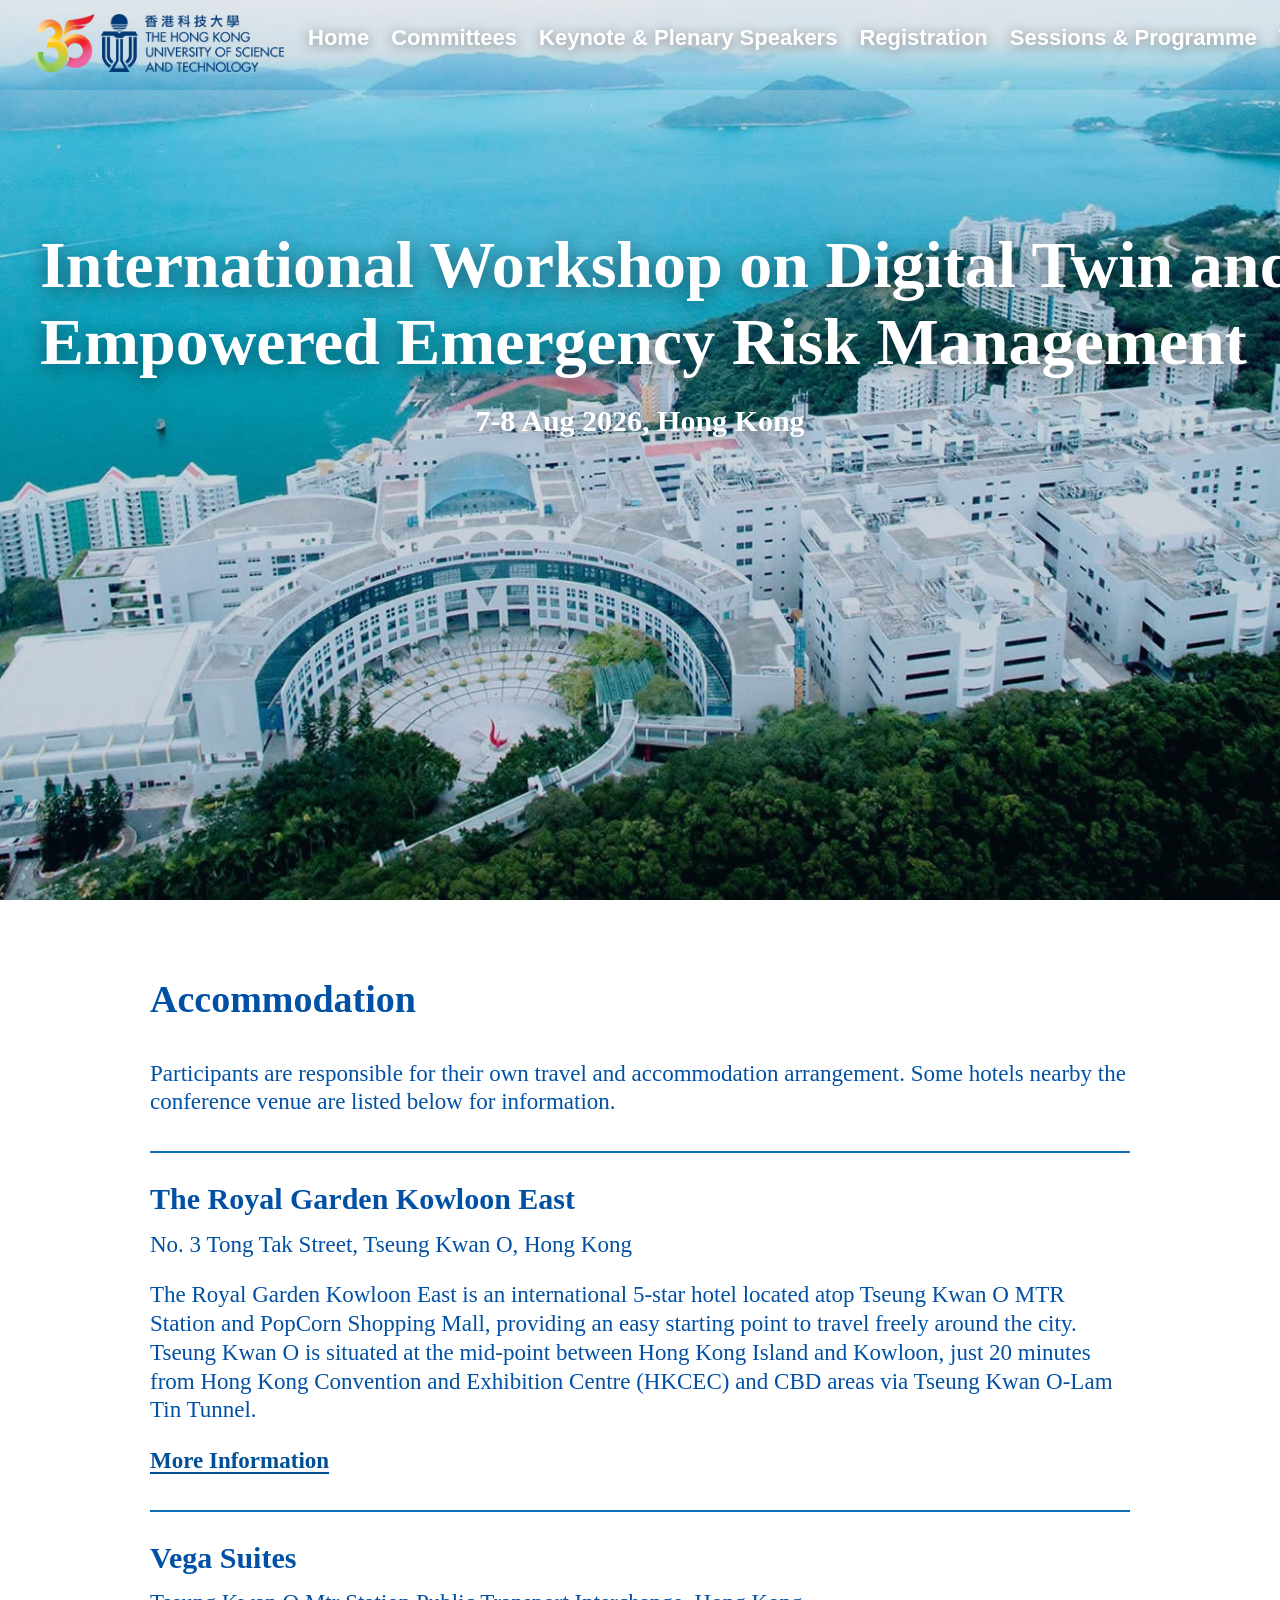
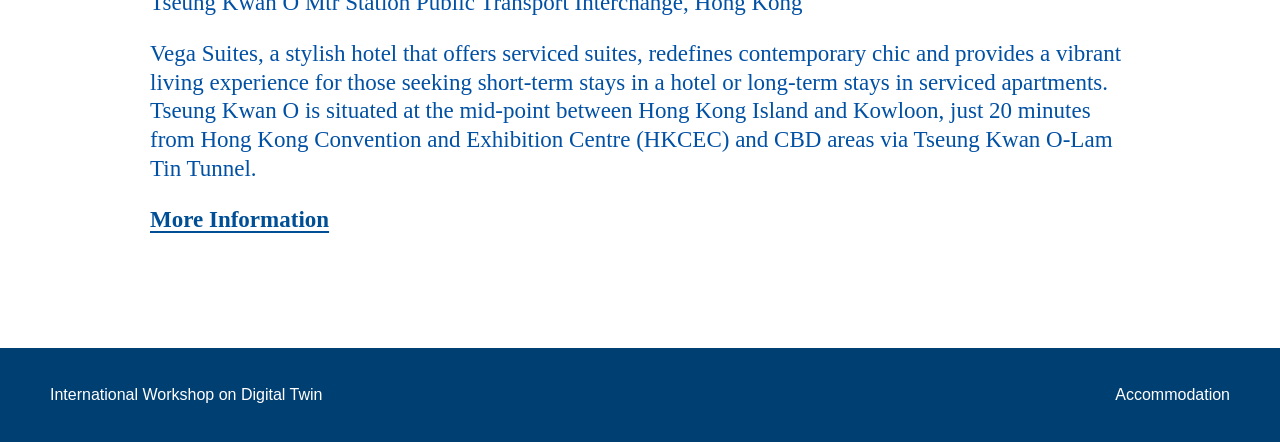
<file: accommodation.html>
<!doctype html>
<html lang="en">
<head>
  <meta charset="utf-8">
  <meta name="viewport" content="width=device-width, initial-scale=1">
  <title>Accommodation | International Workshop on Digital Twin</title>
  <link rel="stylesheet" href="./assets/styles.css?v=26">
</head>
<body data-page="accommodation" class="home-page">
  <header class="site-header home-header">
    <a class="home-brand" href="index.html" aria-label="HKUST">
      <img src="./assets/sponsors/hkust-logo.png" alt="The Hong Kong University of Science and Technology">
    </a>
    <input class="nav-toggle-checkbox" type="checkbox" id="nav-toggle"><label class="nav-toggle" for="nav-toggle" aria-label="Toggle navigation">Menu</label>
    <nav class="nav home-nav" id="primary-navigation" aria-label="Primary navigation"><a data-page="home" href="index.html">Home</a><a data-page="committees" href="committees.html">Committees</a><a data-page="speakers" href="speakers.html">Keynote &amp; Plenary Speakers</a><a data-page="registration" href="registration.html">Registration</a><a data-page="programme" href="programme.html">Sessions &amp; Programme</a><a data-page="venue" href="venue.html">Venue</a><a data-page="accommodation" href="accommodation.html">Accommodation</a></nav>
  </header>

  <section class="hero home-hero subpage-hero" aria-label="International Workshop on Digital Twin">
    <div class="subpage-hero-overlay"></div>
    <div class="hero-inner home-hero-inner">
      <h1><span>International Workshop on Digital Twin and AI</span><span>Empowered Emergency Risk Management</span></h1>
      <p class="hero-date">7-8 Aug 2026, Hong Kong</p>
    </div>
  </section>

  <main class="content-main">
    <section class="content-panel accommodation-panel">
      <h1>Accommodation</h1>
      <p>Participants are responsible for their own travel and accommodation arrangement. Some hotels nearby the conference venue are listed below for information.</p>
      <article class="hotel-block">
        <h2>The Royal Garden Kowloon East</h2>
        <p>No. 3 Tong Tak Street, Tseung Kwan O, Hong Kong</p>
        <p>The Royal Garden Kowloon East is an international 5-star hotel located atop Tseung Kwan O MTR Station and PopCorn Shopping Mall, providing an easy starting point to travel freely around the city. Tseung Kwan O is situated at the mid-point between Hong Kong Island and Kowloon, just 20 minutes from Hong Kong Convention and Exhibition Centre (HKCEC) and CBD areas via Tseung Kwan O-Lam Tin Tunnel.</p>
        <p><a href="https://rgke.com.hk/en/overview" target="_blank" rel="noopener">More Information</a></p>
      </article>
      <article class="hotel-block">
        <h2>Vega Suites</h2>
        <p>Tseung Kwan O Mtr Station Public Transport Interchange, Hong Kong</p>
        <p>Vega Suites, a stylish hotel that offers serviced suites, redefines contemporary chic and provides a vibrant living experience for those seeking short-term stays in a hotel or long-term stays in serviced apartments. Tseung Kwan O is situated at the mid-point between Hong Kong Island and Kowloon, just 20 minutes from Hong Kong Convention and Exhibition Centre (HKCEC) and CBD areas via Tseung Kwan O-Lam Tin Tunnel.</p>
        <p><a href="https://www.vegasuites.com.hk/" target="_blank" rel="noopener">More Information</a></p>
      </article>
    </section>
  </main>

  <footer class="site-footer"><div class="footer-inner"><p>International Workshop on Digital Twin</p><p>Accommodation</p></div></footer>
  <script src="assets/site.js"></script>
</body>
</html>
</file>
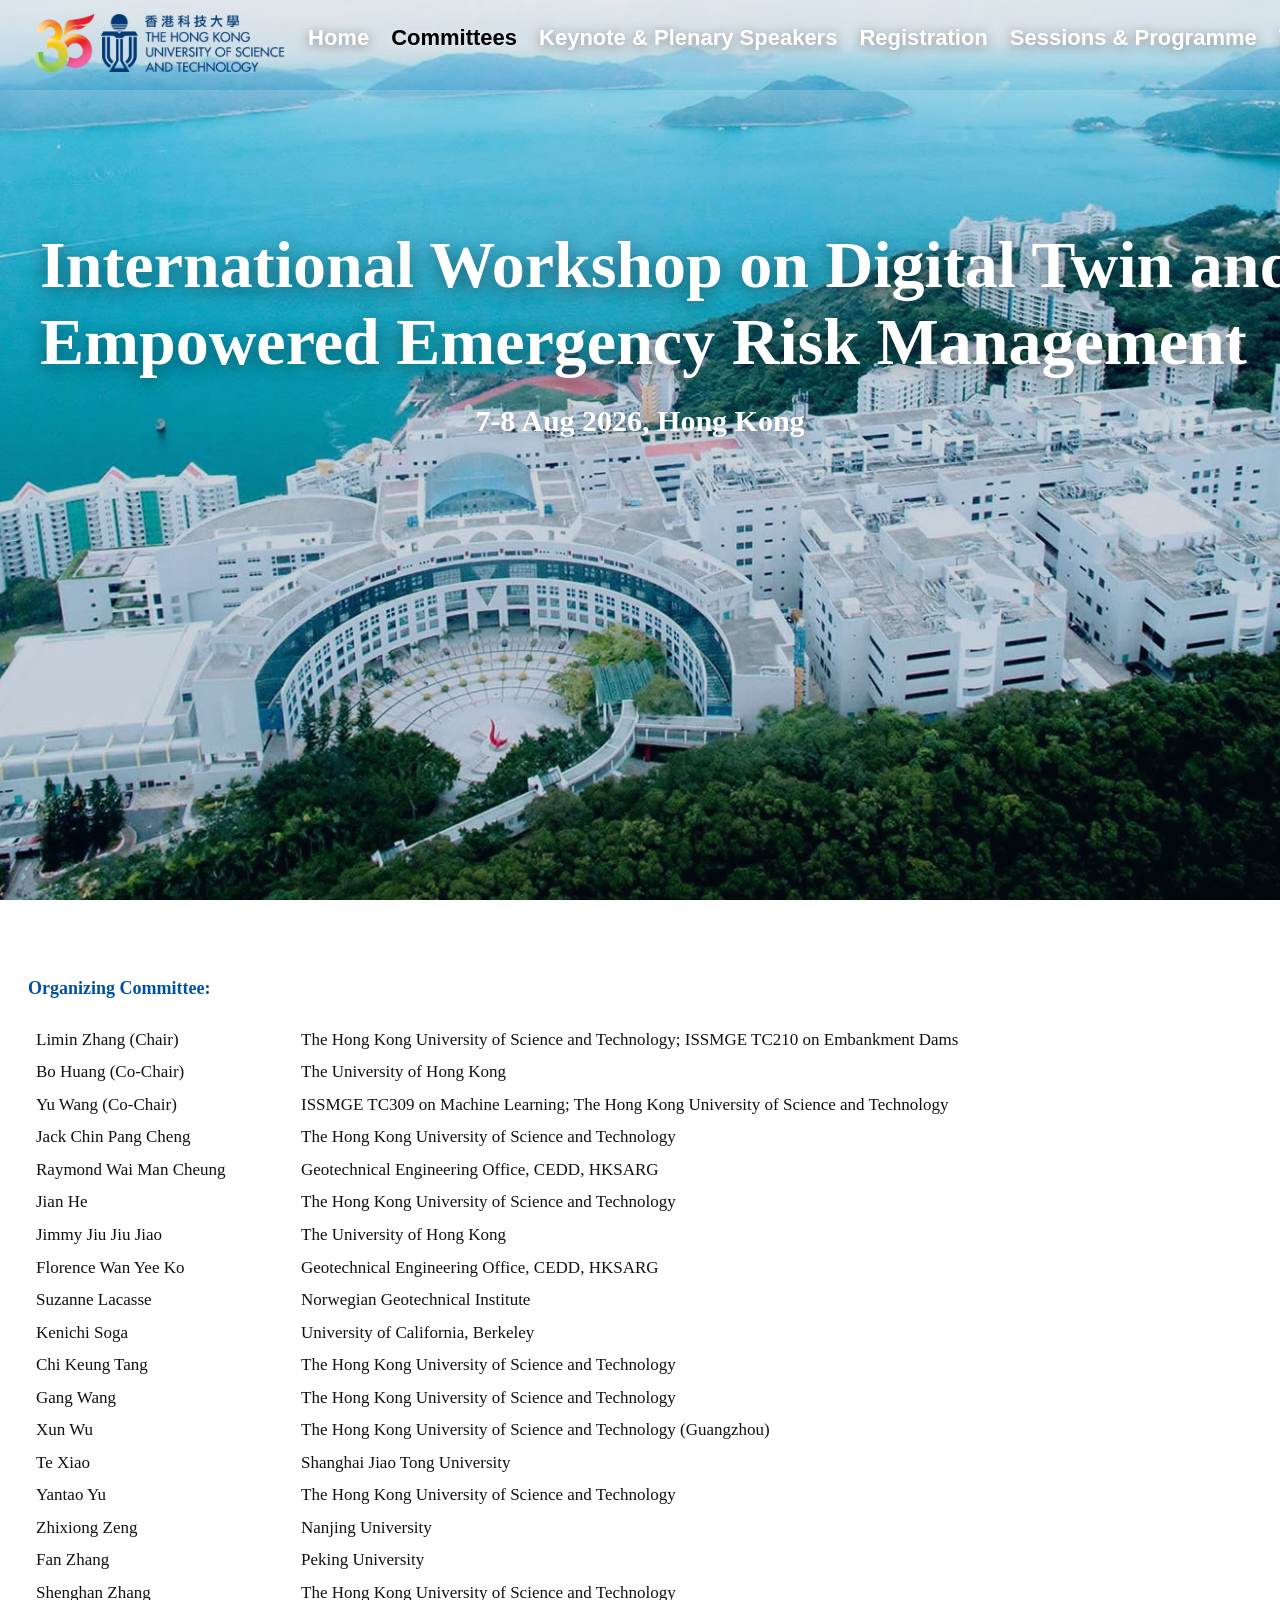
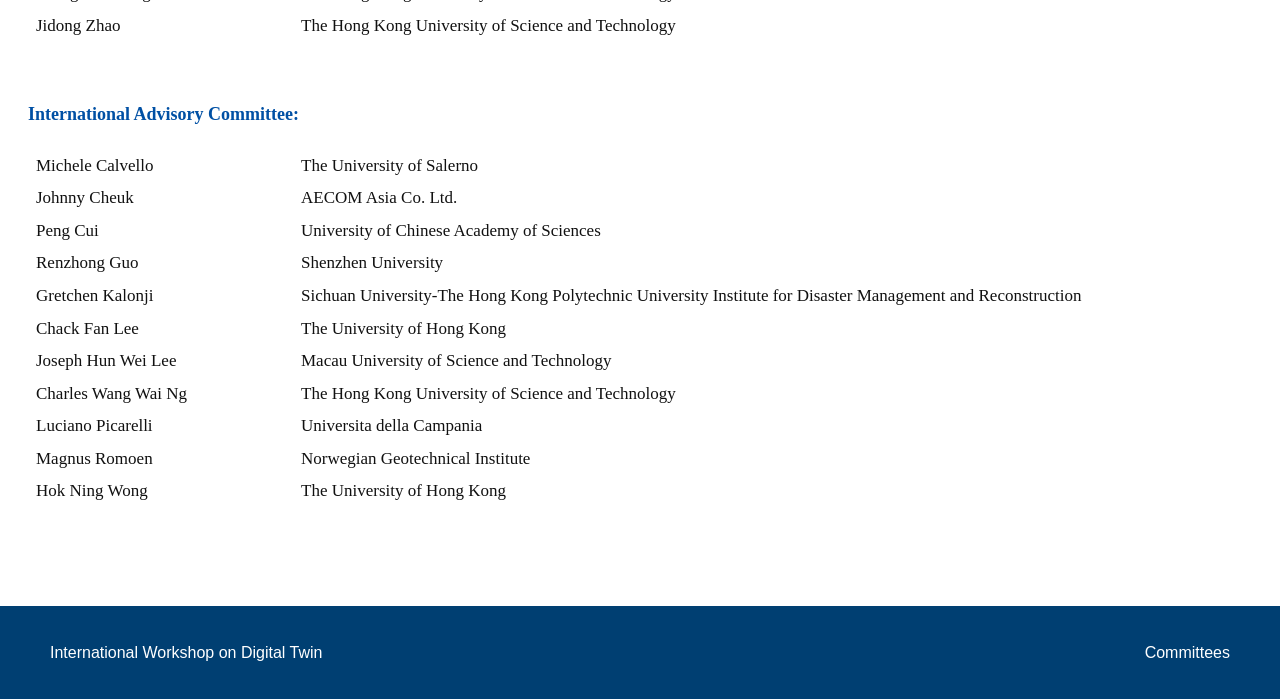
<file: committees.html>
<!doctype html>
<html lang="en">
<head>
  <meta charset="utf-8">
  <meta name="viewport" content="width=device-width, initial-scale=1">
  <title>Committees | International Workshop on Digital Twin</title>
  <link rel="stylesheet" href="./assets/styles.css?v=32">
</head>
<body data-page="committees" class="home-page">
  <header class="site-header home-header">
    <a class="home-brand" href="index.html" aria-label="HKUST">
      <img src="./assets/sponsors/hkust-logo.png" alt="The Hong Kong University of Science and Technology">
    </a>
    <input class="nav-toggle-checkbox" type="checkbox" id="nav-toggle"><label class="nav-toggle" for="nav-toggle" aria-label="Toggle navigation">Menu</label>
    <nav class="nav home-nav" id="primary-navigation" aria-label="Primary navigation"><a data-page="home" href="index.html">Home</a><a data-page="committees" href="committees.html">Committees</a><a data-page="speakers" href="speakers.html">Keynote &amp; Plenary Speakers</a><a data-page="registration" href="registration.html">Registration</a><a data-page="programme" href="programme.html">Sessions &amp; Programme</a><a data-page="venue" href="venue.html">Venue</a><a data-page="accommodation" href="accommodation.html">Accommodation</a></nav>
  </header>

  <section class="hero home-hero subpage-hero" aria-label="International Workshop on Digital Twin">
    <div class="subpage-hero-overlay"></div>
    <div class="hero-inner home-hero-inner">
      <h1><span>International Workshop on Digital Twin and AI</span><span>Empowered Emergency Risk Management</span></h1>
      <p class="hero-date">7-8 Aug 2026, Hong Kong</p>
    </div>
  </section>

  <main class="content-main committee-main">
    <section class="content-panel committee-panel">
      <h1>Organizing Committee:</h1>
      <table class="committee-table">
        <tbody>
          <tr><td>Limin Zhang (Chair)</td><td>The Hong Kong University of Science and Technology; ISSMGE TC210 on Embankment Dams</td></tr>
          <tr><td>Bo Huang (Co-Chair)</td><td>The University of Hong Kong</td></tr>
          <tr><td>Yu Wang (Co-Chair)</td><td>ISSMGE TC309 on Machine Learning; The Hong Kong University of Science and Technology</td></tr>
          <tr><td>Jack Chin Pang Cheng</td><td>The Hong Kong University of Science and Technology</td></tr>
          <tr><td>Raymond Wai Man Cheung</td><td>Geotechnical Engineering Office, CEDD, HKSARG</td></tr>
          <tr><td>Jian He</td><td>The Hong Kong University of Science and Technology</td></tr>
          <tr><td>Jimmy Jiu Jiu Jiao</td><td>The University of Hong Kong</td></tr>
          <tr><td>Florence Wan Yee Ko</td><td>Geotechnical Engineering Office, CEDD, HKSARG</td></tr>
          <tr><td>Suzanne Lacasse</td><td>Norwegian Geotechnical Institute</td></tr>
          <tr><td>Kenichi Soga</td><td>University of California, Berkeley</td></tr>
          <tr><td>Chi Keung Tang</td><td>The Hong Kong University of Science and Technology</td></tr>
          <tr><td>Gang Wang</td><td>The Hong Kong University of Science and Technology</td></tr>
          <tr><td>Xun Wu</td><td>The Hong Kong University of Science and Technology (Guangzhou)</td></tr>
          <tr><td>Te Xiao</td><td>Shanghai Jiao Tong University</td></tr>
          <tr><td>Yantao Yu</td><td>The Hong Kong University of Science and Technology</td></tr>
          <tr><td>Zhixiong Zeng</td><td>Nanjing University</td></tr>
          <tr><td>Fan Zhang</td><td>Peking University</td></tr>
          <tr><td>Shenghan Zhang</td><td>The Hong Kong University of Science and Technology</td></tr>
          <tr><td>Jidong Zhao</td><td>The Hong Kong University of Science and Technology</td></tr>
        </tbody>
      </table>
    </section>

    <section class="content-panel committee-panel">
      <h1>International Advisory Committee:</h1>
      <table class="committee-table advisory-table">
        <tbody>
          <tr><td>Michele Calvello</td><td>The University of Salerno</td></tr>
          <tr><td>Johnny Cheuk</td><td>AECOM Asia Co. Ltd.</td></tr>
          <tr><td>Peng Cui</td><td>University of Chinese Academy of Sciences</td></tr>
          <tr><td>Renzhong Guo</td><td>Shenzhen University</td></tr>
          <tr><td>Gretchen Kalonji</td><td>Sichuan University-The Hong Kong Polytechnic University Institute for Disaster Management and Reconstruction</td></tr>
          <tr><td>Chack Fan Lee</td><td>The University of Hong Kong</td></tr>
          <tr><td>Joseph Hun Wei Lee</td><td>Macau University of Science and Technology</td></tr>
          <tr><td>Charles Wang Wai Ng</td><td>The Hong Kong University of Science and Technology</td></tr>
          <tr><td>Luciano Picarelli</td><td>Universita della Campania</td></tr>
          <tr><td>Magnus Romoen</td><td>Norwegian Geotechnical Institute</td></tr>
          <tr><td>Hok Ning Wong</td><td>The University of Hong Kong</td></tr>
        </tbody>
      </table>
    </section>
  </main>

  <footer class="site-footer"><div class="footer-inner"><p>International Workshop on Digital Twin</p><p>Committees</p></div></footer>
  <script src="assets/site.js"></script>
</body>
</html>
</file>
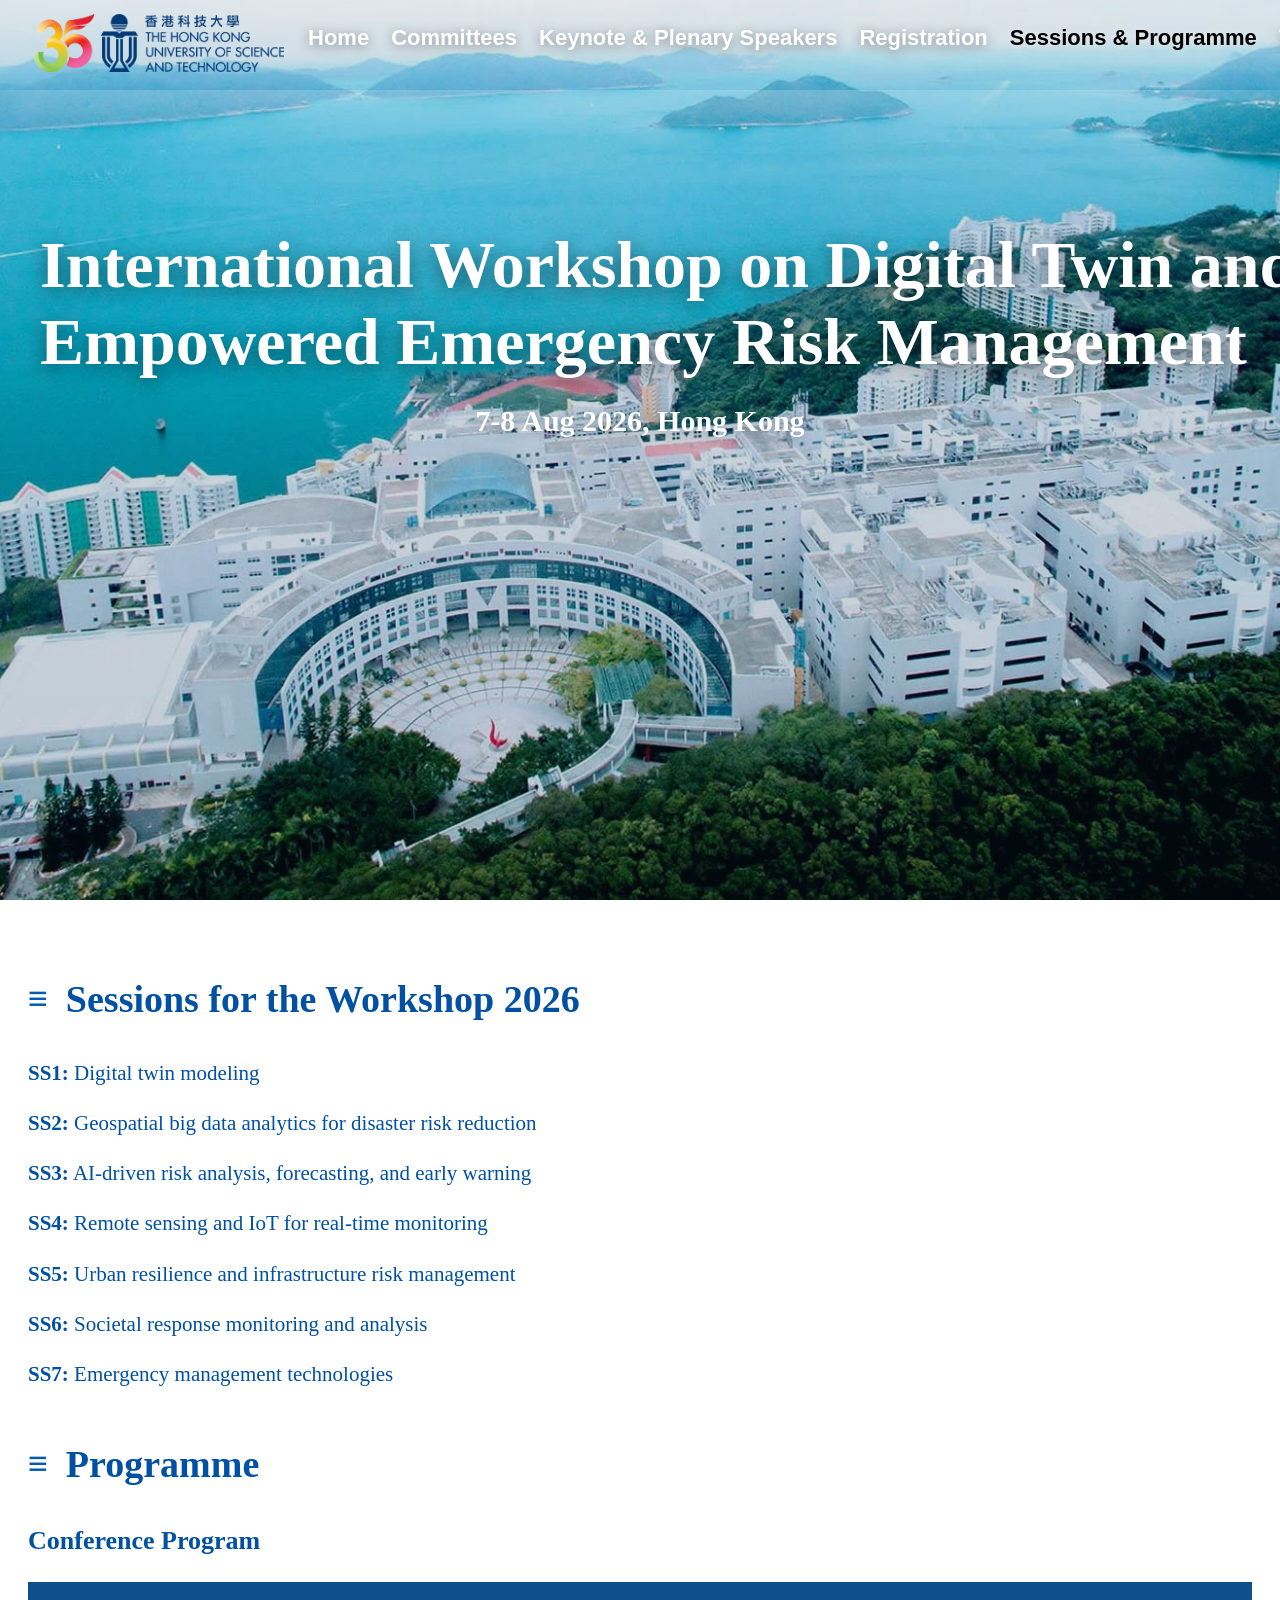
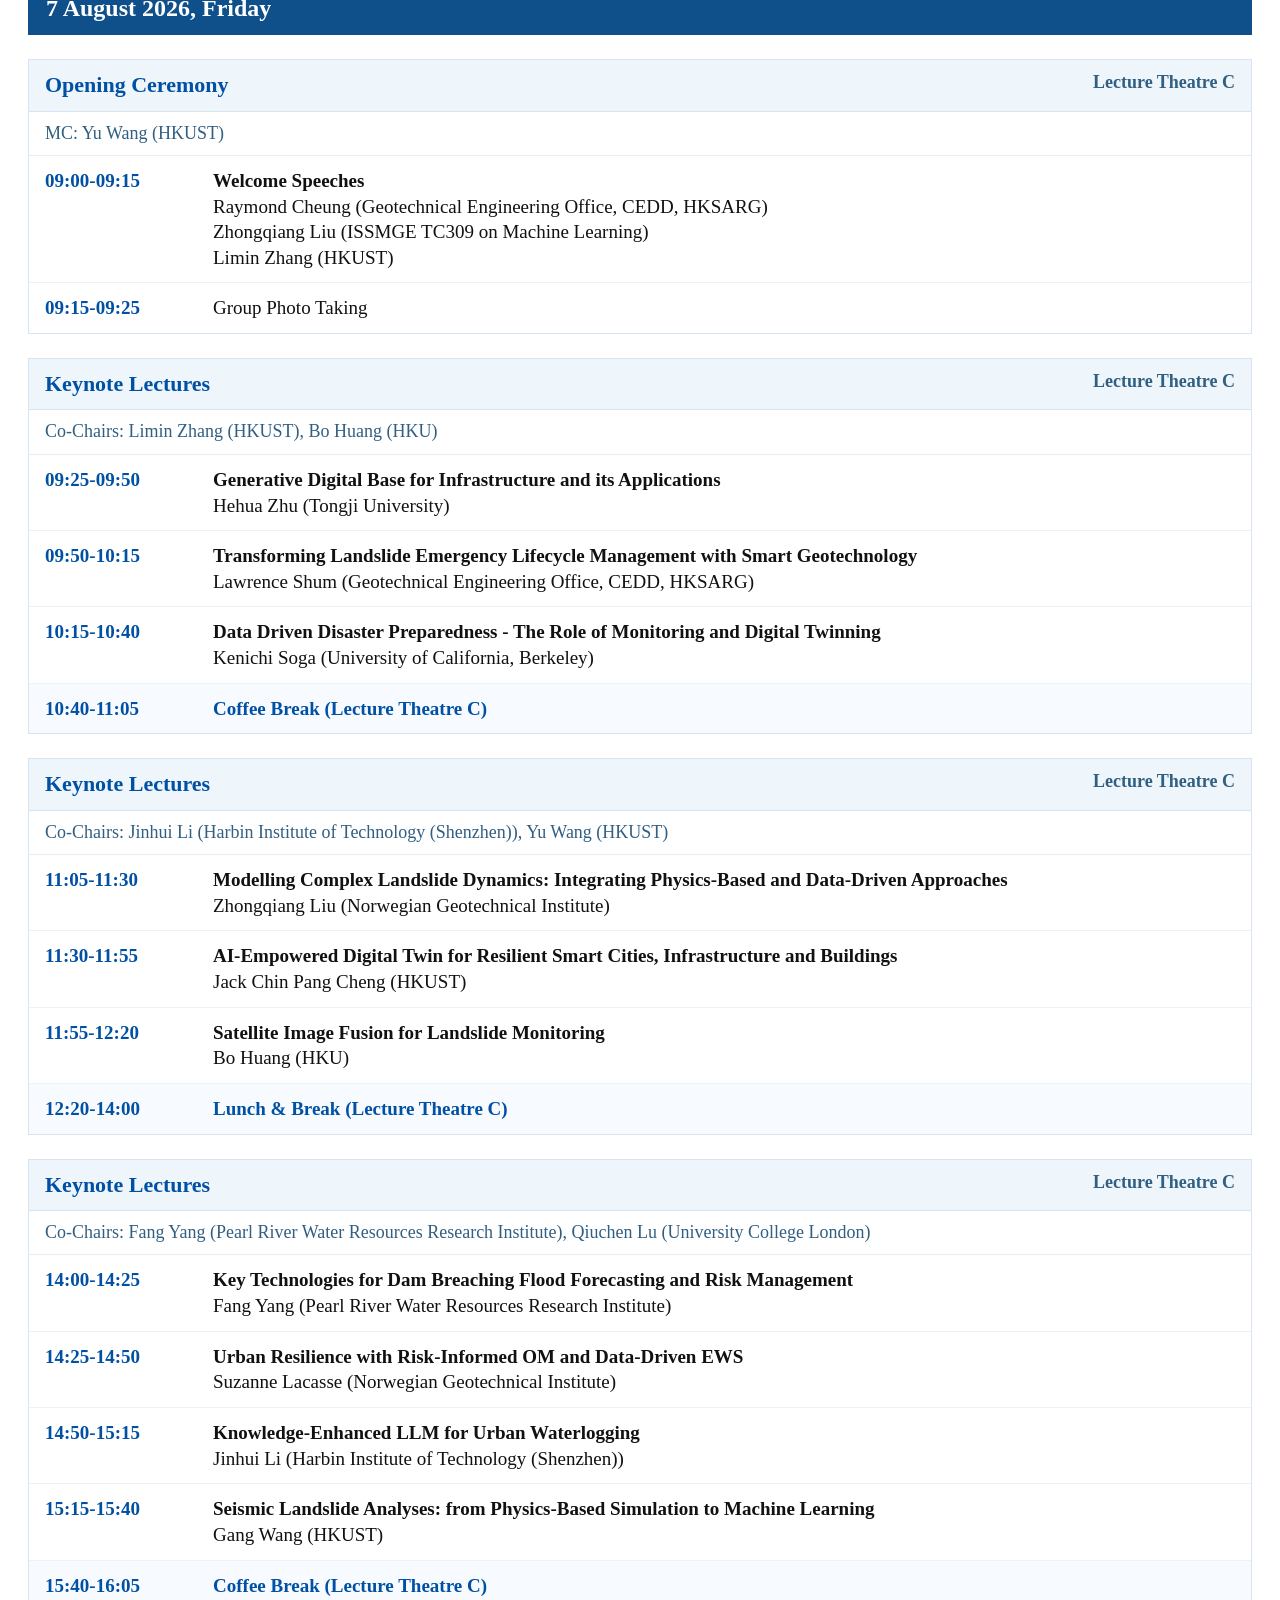
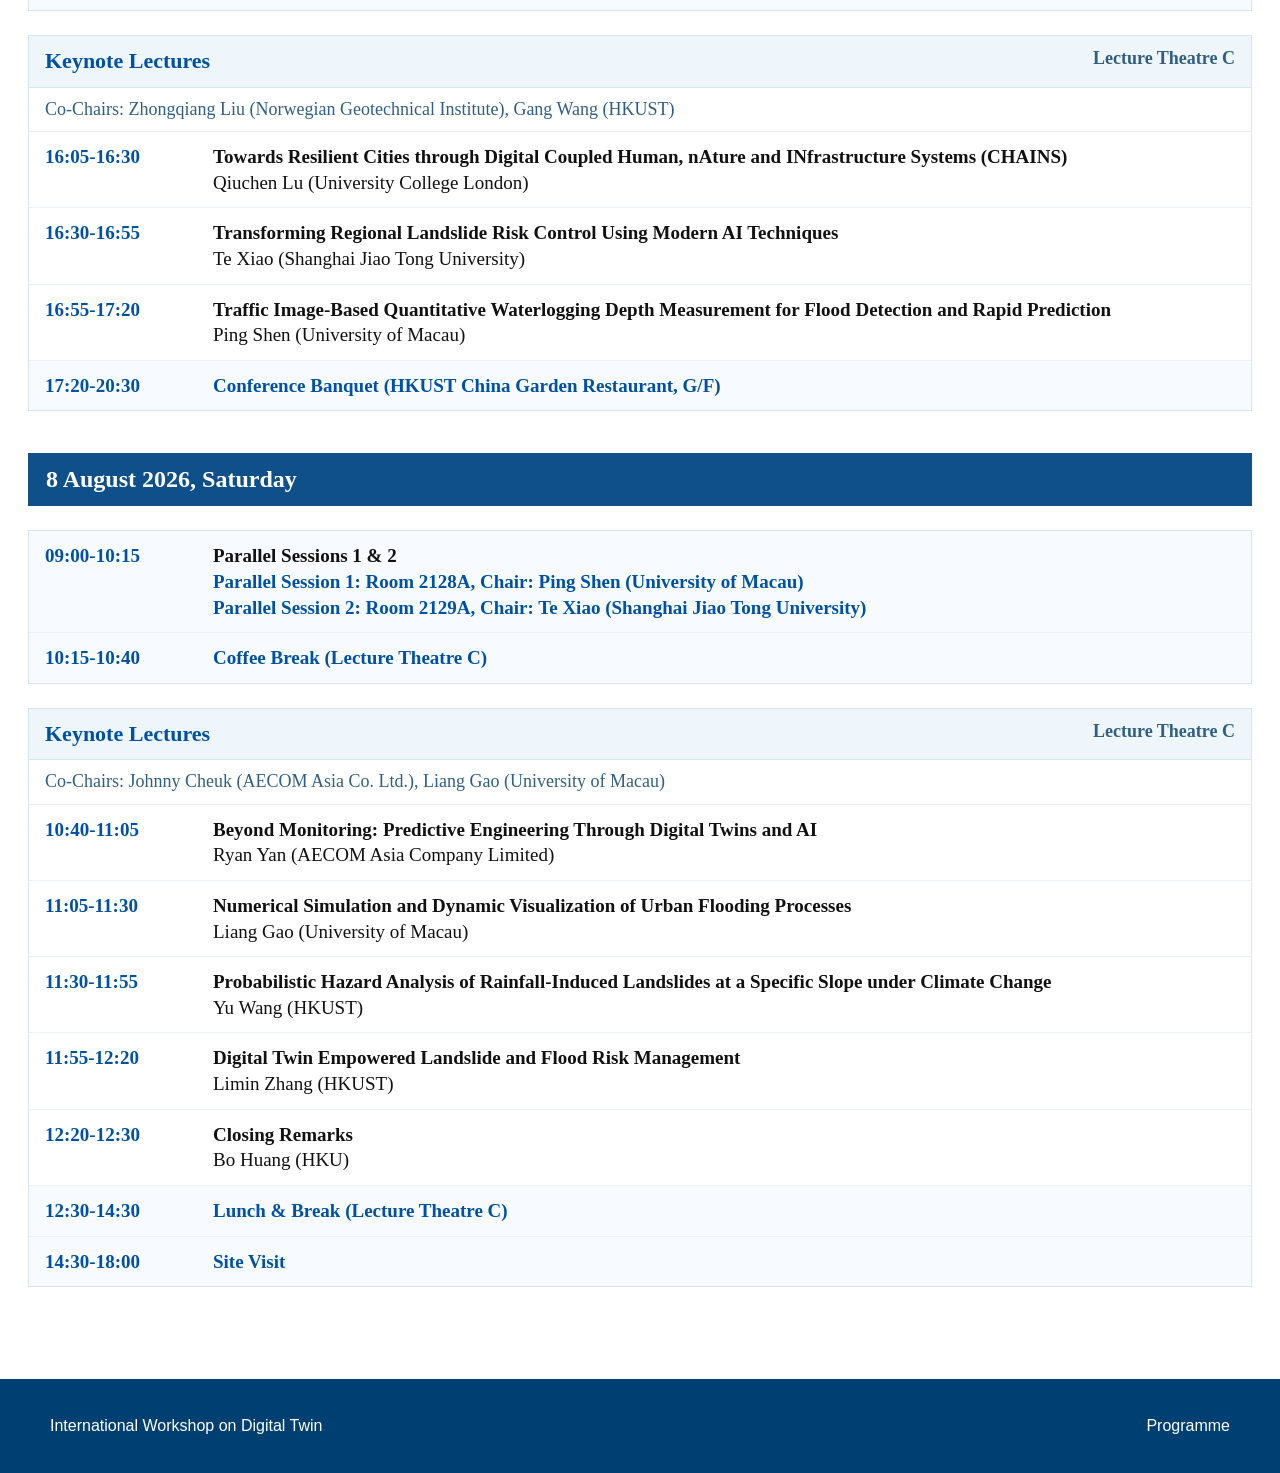
<file: programme.html>
<!doctype html>
<html lang="en">
<head>
  <meta charset="utf-8">
  <meta name="viewport" content="width=device-width, initial-scale=1">
  <title>Sessions & Programme | International Workshop on Digital Twin</title>
  <link rel="stylesheet" href="./assets/styles.css?v=44">
</head>
<body data-page="programme" class="home-page">
  <header class="site-header home-header">
    <a class="home-brand" href="index.html" aria-label="HKUST">
      <img src="./assets/sponsors/hkust-logo.png" alt="The Hong Kong University of Science and Technology">
    </a>
    <input class="nav-toggle-checkbox" type="checkbox" id="nav-toggle"><label class="nav-toggle" for="nav-toggle" aria-label="Toggle navigation">Menu</label>
    <nav class="nav home-nav" id="primary-navigation" aria-label="Primary navigation"><a data-page="home" href="index.html">Home</a><a data-page="committees" href="committees.html">Committees</a><a data-page="speakers" href="speakers.html">Keynote &amp; Plenary Speakers</a><a data-page="registration" href="registration.html">Registration</a><a data-page="programme" href="programme.html">Sessions &amp; Programme</a><a data-page="venue" href="venue.html">Venue</a><a data-page="accommodation" href="accommodation.html">Accommodation</a></nav>
  </header>

  <section class="hero home-hero subpage-hero" aria-label="International Workshop on Digital Twin">
    <div class="subpage-hero-overlay"></div>
    <div class="hero-inner home-hero-inner">
      <h1><span>International Workshop on Digital Twin and AI</span><span>Empowered Emergency Risk Management</span></h1>
      <p class="hero-date">7-8 Aug 2026, Hong Kong</p>
    </div>
  </section>

  <main class="content-main programme-main">
    <section class="content-panel programme-panel">
      <h1><span class="section-icon">&#8801;</span>Sessions for the Workshop 2026</h1>
      <div class="session-list">
        <p><strong>SS1:</strong> Digital twin modeling</p>
        <p><strong>SS2:</strong> Geospatial big data analytics for disaster risk reduction</p>
        <p><strong>SS3:</strong> AI-driven risk analysis, forecasting, and early warning</p>
        <p><strong>SS4:</strong> Remote sensing and IoT for real-time monitoring</p>
        <p><strong>SS5:</strong> Urban resilience and infrastructure risk management</p>
        <p><strong>SS6:</strong> Societal response monitoring and analysis</p>
        <p><strong>SS7:</strong> Emergency management technologies</p>
      </div>
    </section>

    <section class="content-panel programme-panel">
      <h1><span class="section-icon">&#8801;</span>Programme</h1>
      <h2>Conference Program</h2>

      <div class="programme-schedule">
        <section class="programme-day" aria-labelledby="programme-day-1">
          <h3 id="programme-day-1">7 August 2026, Friday</h3>

          <div class="schedule-block">
            <div class="schedule-heading">Opening Ceremony <span>Lecture Theatre C</span></div>
            <p class="schedule-chair">MC: Yu Wang (HKUST)</p>
            <div class="schedule-row"><time>09:00-09:15</time><div><strong>Welcome Speeches</strong><br>Raymond Cheung (Geotechnical Engineering Office, CEDD, HKSARG)<br>Zhongqiang Liu (ISSMGE TC309 on Machine Learning)<br>Limin Zhang (HKUST)</div></div>
            <div class="schedule-row"><time>09:15-09:25</time><div>Group Photo Taking</div></div>
          </div>

          <div class="schedule-block">
            <div class="schedule-heading">Keynote Lectures <span>Lecture Theatre C</span></div>
            <p class="schedule-chair">Co-Chairs: Limin Zhang (HKUST), Bo Huang (HKU)</p>
            <div class="schedule-row"><time>09:25-09:50</time><div><strong>Generative Digital Base for Infrastructure and its Applications</strong><br>Hehua Zhu (Tongji University)</div></div>
            <div class="schedule-row"><time>09:50-10:15</time><div><strong>Transforming Landslide Emergency Lifecycle Management with Smart Geotechnology</strong><br>Lawrence Shum (Geotechnical Engineering Office, CEDD, HKSARG)</div></div>
            <div class="schedule-row"><time>10:15-10:40</time><div><strong>Data Driven Disaster Preparedness - The Role of Monitoring and Digital Twinning</strong><br>Kenichi Soga (University of California, Berkeley)</div></div>
            <div class="schedule-row break-row"><time>10:40-11:05</time><div>Coffee Break (Lecture Theatre C)</div></div>
          </div>

          <div class="schedule-block">
            <div class="schedule-heading">Keynote Lectures <span>Lecture Theatre C</span></div>
            <p class="schedule-chair">Co-Chairs: Jinhui Li (Harbin Institute of Technology (Shenzhen)), Yu Wang (HKUST)</p>
            <div class="schedule-row"><time>11:05-11:30</time><div><strong>Modelling Complex Landslide Dynamics: Integrating Physics-Based and Data-Driven Approaches</strong><br>Zhongqiang Liu (Norwegian Geotechnical Institute)</div></div>
            <div class="schedule-row"><time>11:30-11:55</time><div><strong>AI-Empowered Digital Twin for Resilient Smart Cities, Infrastructure and Buildings</strong><br>Jack Chin Pang Cheng (HKUST)</div></div>
            <div class="schedule-row"><time>11:55-12:20</time><div><strong>Satellite Image Fusion for Landslide Monitoring</strong><br>Bo Huang (HKU)</div></div>
            <div class="schedule-row break-row"><time>12:20-14:00</time><div>Lunch &amp; Break (Lecture Theatre C)</div></div>
          </div>

          <div class="schedule-block">
            <div class="schedule-heading">Keynote Lectures <span>Lecture Theatre C</span></div>
            <p class="schedule-chair">Co-Chairs: Fang Yang (Pearl River Water Resources Research Institute), Qiuchen Lu (University College London)</p>
            <div class="schedule-row"><time>14:00-14:25</time><div><strong>Key Technologies for Dam Breaching Flood Forecasting and Risk Management</strong><br>Fang Yang (Pearl River Water Resources Research Institute)</div></div>
            <div class="schedule-row"><time>14:25-14:50</time><div><strong>Urban Resilience with Risk-Informed OM and Data-Driven EWS</strong><br>Suzanne Lacasse (Norwegian Geotechnical Institute)</div></div>
            <div class="schedule-row"><time>14:50-15:15</time><div><strong>Knowledge-Enhanced LLM for Urban Waterlogging</strong><br>Jinhui Li (Harbin Institute of Technology (Shenzhen))</div></div>
            <div class="schedule-row"><time>15:15-15:40</time><div><strong>Seismic Landslide Analyses: from Physics-Based Simulation to Machine Learning</strong><br>Gang Wang (HKUST)</div></div>
            <div class="schedule-row break-row"><time>15:40-16:05</time><div>Coffee Break (Lecture Theatre C)</div></div>
          </div>

          <div class="schedule-block">
            <div class="schedule-heading">Keynote Lectures <span>Lecture Theatre C</span></div>
            <p class="schedule-chair">Co-Chairs: Zhongqiang Liu (Norwegian Geotechnical Institute), Gang Wang (HKUST)</p>
            <div class="schedule-row"><time>16:05-16:30</time><div><strong>Towards Resilient Cities through Digital Coupled Human, nAture and INfrastructure Systems (CHAINS)</strong><br>Qiuchen Lu (University College London)</div></div>
            <div class="schedule-row"><time>16:30-16:55</time><div><strong>Transforming Regional Landslide Risk Control Using Modern AI Techniques</strong><br>Te Xiao (Shanghai Jiao Tong University)</div></div>
            <div class="schedule-row"><time>16:55-17:20</time><div><strong>Traffic Image-Based Quantitative Waterlogging Depth Measurement for Flood Detection and Rapid Prediction</strong><br>Ping Shen (University of Macau)</div></div>
            <div class="schedule-row break-row"><time>17:20-20:30</time><div>Conference Banquet (HKUST China Garden Restaurant, G/F)</div></div>
          </div>
        </section>

        <section class="programme-day" aria-labelledby="programme-day-2">
          <h3 id="programme-day-2">8 August 2026, Saturday</h3>

          <div class="schedule-block">
            <div class="schedule-row session-row"><time>09:00-10:15</time><div><strong>Parallel Sessions 1 &amp; 2</strong><br>Parallel Session 1: Room 2128A, Chair: Ping Shen (University of Macau)<br>Parallel Session 2: Room 2129A, Chair: Te Xiao (Shanghai Jiao Tong University)</div></div>
            <div class="schedule-row break-row"><time>10:15-10:40</time><div>Coffee Break (Lecture Theatre C)</div></div>
          </div>

          <div class="schedule-block">
            <div class="schedule-heading">Keynote Lectures <span>Lecture Theatre C</span></div>
            <p class="schedule-chair">Co-Chairs: Johnny Cheuk (AECOM Asia Co. Ltd.), Liang Gao (University of Macau)</p>
            <div class="schedule-row"><time>10:40-11:05</time><div><strong>Beyond Monitoring: Predictive Engineering Through Digital Twins and AI</strong><br>Ryan Yan (AECOM Asia Company Limited)</div></div>
            <div class="schedule-row"><time>11:05-11:30</time><div><strong>Numerical Simulation and Dynamic Visualization of Urban Flooding Processes</strong><br>Liang Gao (University of Macau)</div></div>
            <div class="schedule-row"><time>11:30-11:55</time><div><strong>Probabilistic Hazard Analysis of Rainfall-Induced Landslides at a Specific Slope under Climate Change</strong><br>Yu Wang (HKUST)</div></div>
            <div class="schedule-row"><time>11:55-12:20</time><div><strong>Digital Twin Empowered Landslide and Flood Risk Management</strong><br>Limin Zhang (HKUST)</div></div>
            <div class="schedule-row"><time>12:20-12:30</time><div><strong>Closing Remarks</strong><br>Bo Huang (HKU)</div></div>
            <div class="schedule-row break-row"><time>12:30-14:30</time><div>Lunch &amp; Break (Lecture Theatre C)</div></div>
            <div class="schedule-row site-visit-row"><time>14:30-18:00</time><div>Site Visit</div></div>
          </div>
        </section>
      </div>
    </section>
  </main>

  <footer class="site-footer"><div class="footer-inner"><p>International Workshop on Digital Twin</p><p>Programme</p></div></footer>
  <script src="assets/site.js"></script>
</body>
</html>
</file>
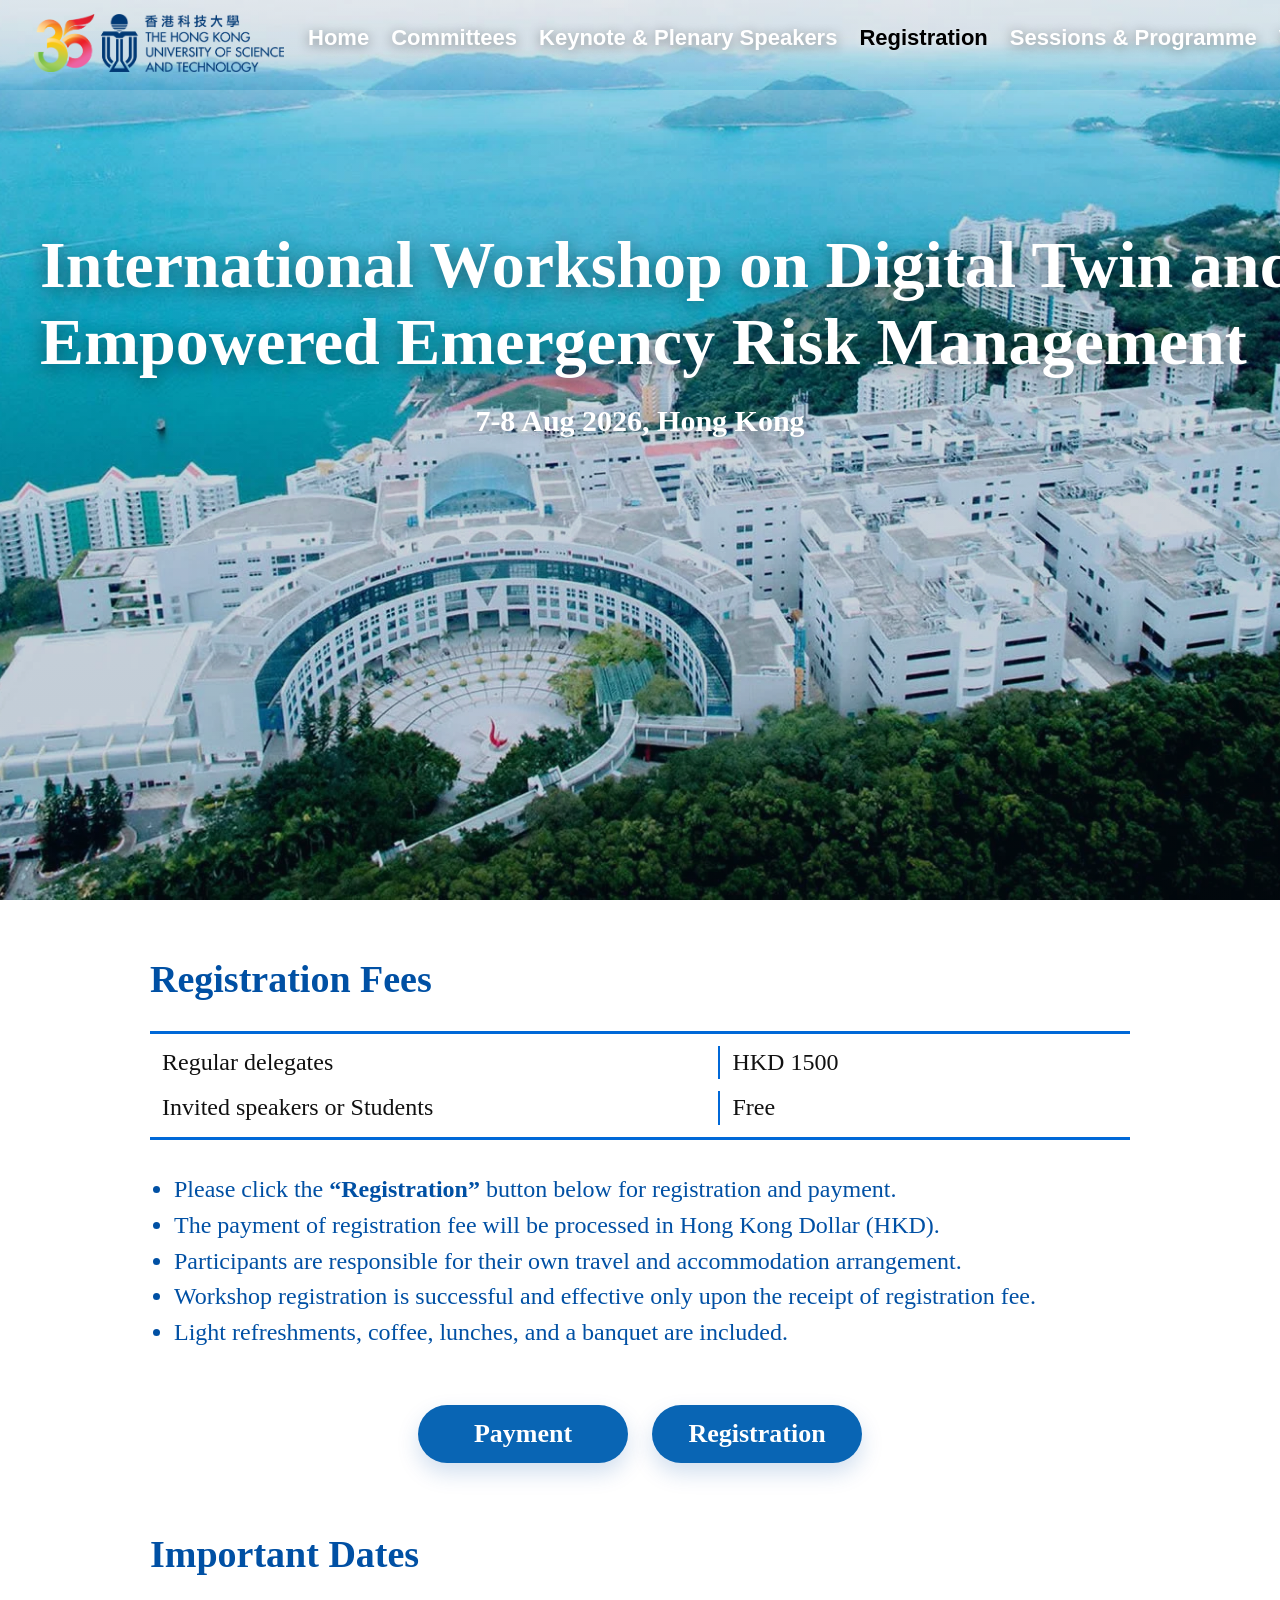
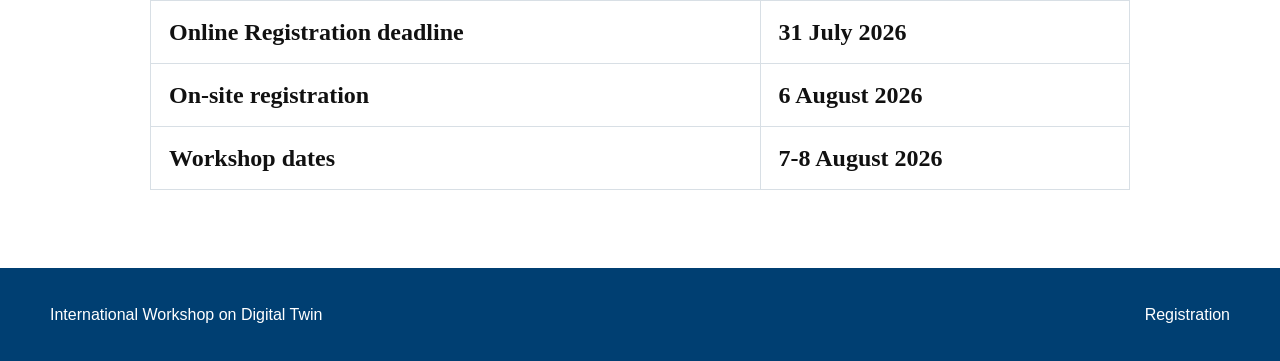
<file: registration.html>
﻿<!doctype html>
<html lang="en">
<head>
  <meta charset="utf-8">
  <meta name="viewport" content="width=device-width, initial-scale=1">
  <title>Registration | International Workshop on Digital Twin</title>
  <link rel="stylesheet" href="./assets/styles.css?v=38">
</head>
<body data-page="registration" class="home-page">
  <header class="site-header home-header">
    <a class="home-brand" href="index.html" aria-label="HKUST">
      <img src="./assets/sponsors/hkust-logo.png" alt="The Hong Kong University of Science and Technology">
    </a>
    <input class="nav-toggle-checkbox" type="checkbox" id="nav-toggle"><label class="nav-toggle" for="nav-toggle" aria-label="Toggle navigation">Menu</label>
    <nav class="nav home-nav" id="primary-navigation" aria-label="Primary navigation"><a data-page="home" href="index.html">Home</a><a data-page="committees" href="committees.html">Committees</a><a data-page="speakers" href="speakers.html">Keynote &amp; Plenary Speakers</a><a data-page="registration" href="registration.html">Registration</a><a data-page="programme" href="programme.html">Sessions &amp; Programme</a><a data-page="venue" href="venue.html">Venue</a><a data-page="accommodation" href="accommodation.html">Accommodation</a></nav>
  </header>

  <section class="hero home-hero subpage-hero" aria-label="International Workshop on Digital Twin">
    <div class="subpage-hero-overlay"></div>
    <div class="hero-inner home-hero-inner">
      <h1><span>International Workshop on Digital Twin and AI</span><span>Empowered Emergency Risk Management</span></h1>
      <p class="hero-date">7-8 Aug 2026, Hong Kong</p>
    </div>
  </section>
  <main class="registration-main">
    <section class="registration-panel">
      <h1>Registration Fees</h1>
      <table class="registration-table registration-fees-simple">
        <tbody>
          <tr>
            <td>Regular delegates</td>
            <td>HKD 1500</td>
          </tr>
          <tr>
            <td>Invited speakers or Students</td>
            <td>Free</td>
          </tr>
        </tbody>
      </table>

      <ul class="registration-notes">
        <li>Please click the <strong>&ldquo;Registration&rdquo;</strong> button below for registration and payment.</li>
        <li>The payment of registration fee will be processed in Hong Kong Dollar (HKD).</li>
        <li>Participants are responsible for their own travel and accommodation arrangement.</li>
        <li>Workshop registration is successful and effective only upon the receipt of registration fee.</li>
        <li>Light refreshments, coffee, lunches, and a banquet are included.</li>
      </ul>

      <div class="registration-action">
        <a class="registration-button" href="https://event-reg.hkust.edu.hk/hkust-mcp/checkout/431/international-workshop-on-digital-twin-and-ai-empowered-emergency-risk-management" target="_blank" rel="noopener">Payment</a>
        <a class="registration-button" href="https://v.wjx.cn/vm/mQrsgY0.aspx#" target="_blank" rel="noopener">Registration</a>
      </div>

      <section class="important-dates-panel" aria-labelledby="important-dates-title">
        <h1 id="important-dates-title">Important Dates</h1>
        <table class="important-dates-table">
          <tbody>
            <tr>
              <td>Online Registration deadline</td>
              <td>31 July 2026</td>
            </tr>
            <tr>
              <td>On-site registration</td>
              <td>6 August 2026</td>
            </tr>
            <tr>
              <td>Workshop dates</td>
              <td>7-8 August 2026</td>
            </tr>
          </tbody>
        </table>
      </section>
    </section>
  </main>
  <footer class="site-footer"><div class="footer-inner"><p>International Workshop on Digital Twin</p><p>Registration</p></div></footer>
  <script src="assets/site.js"></script>
</body>
</html>
</file>
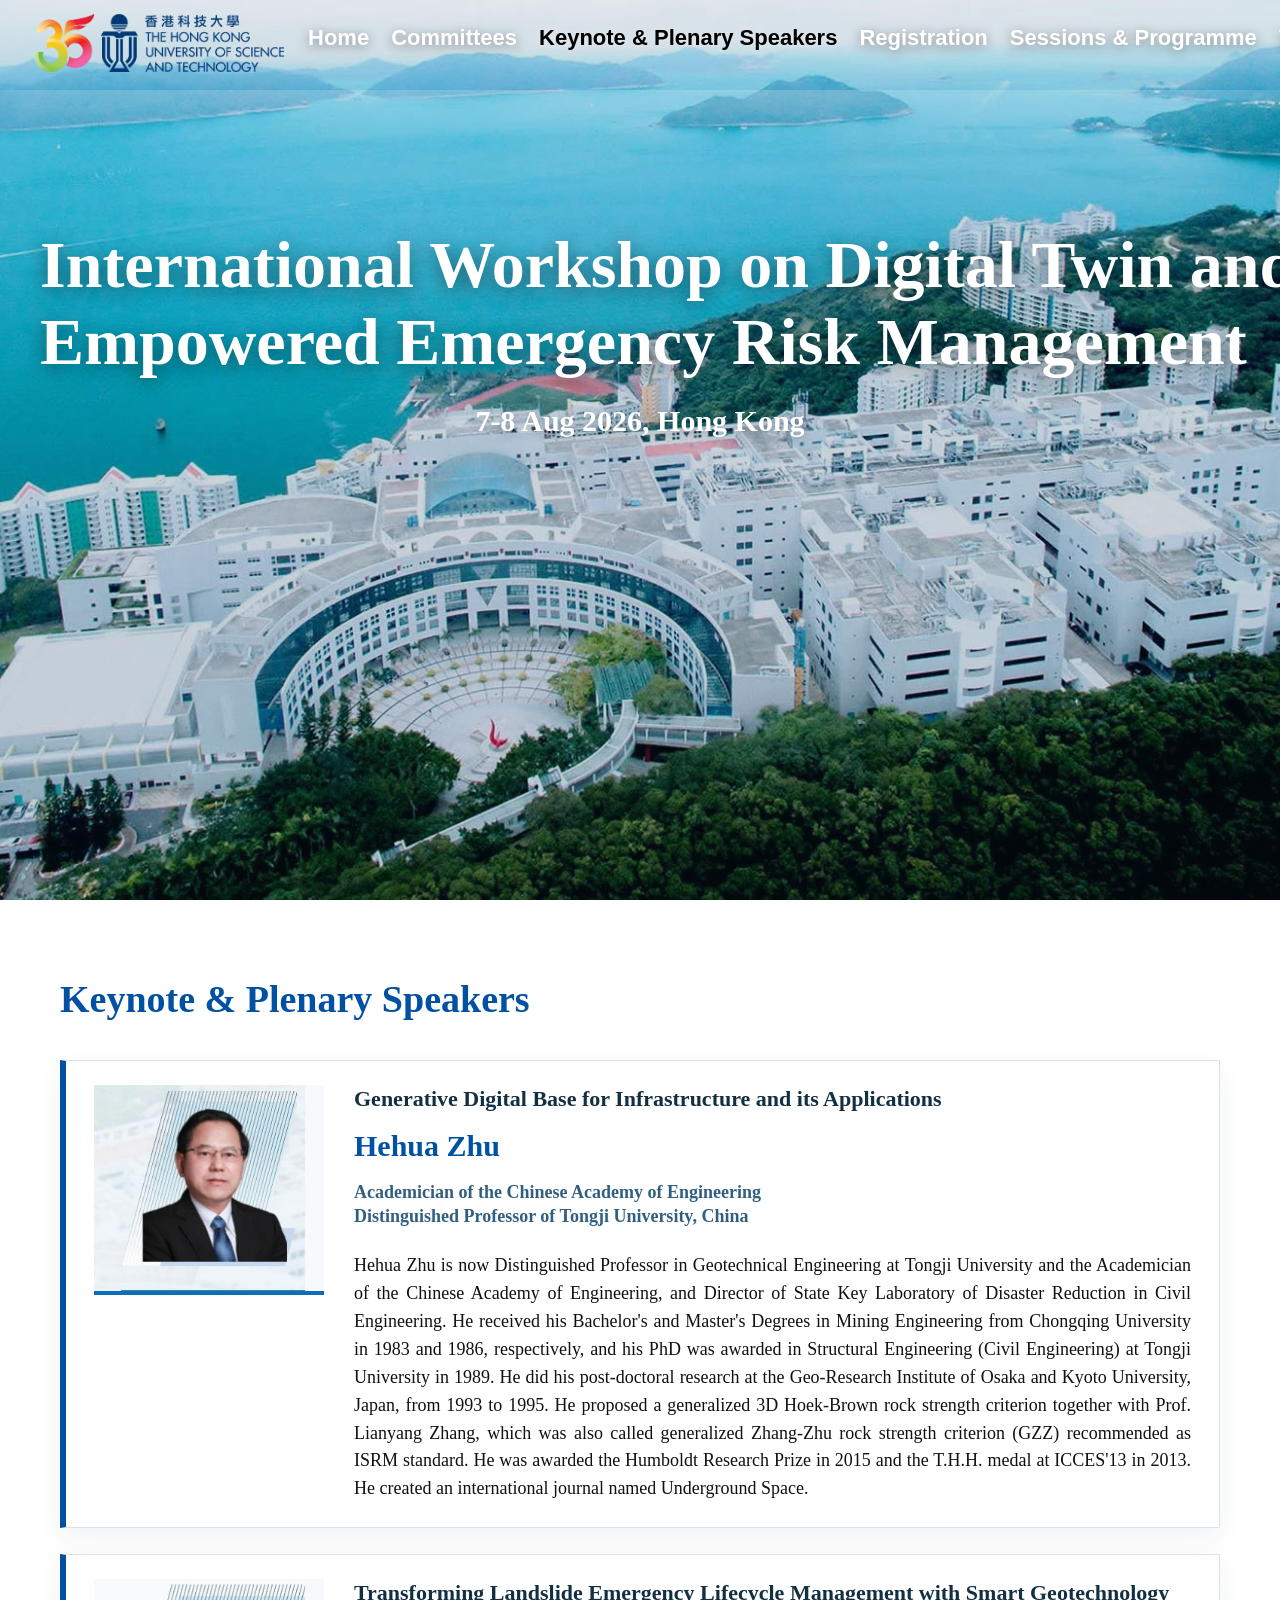
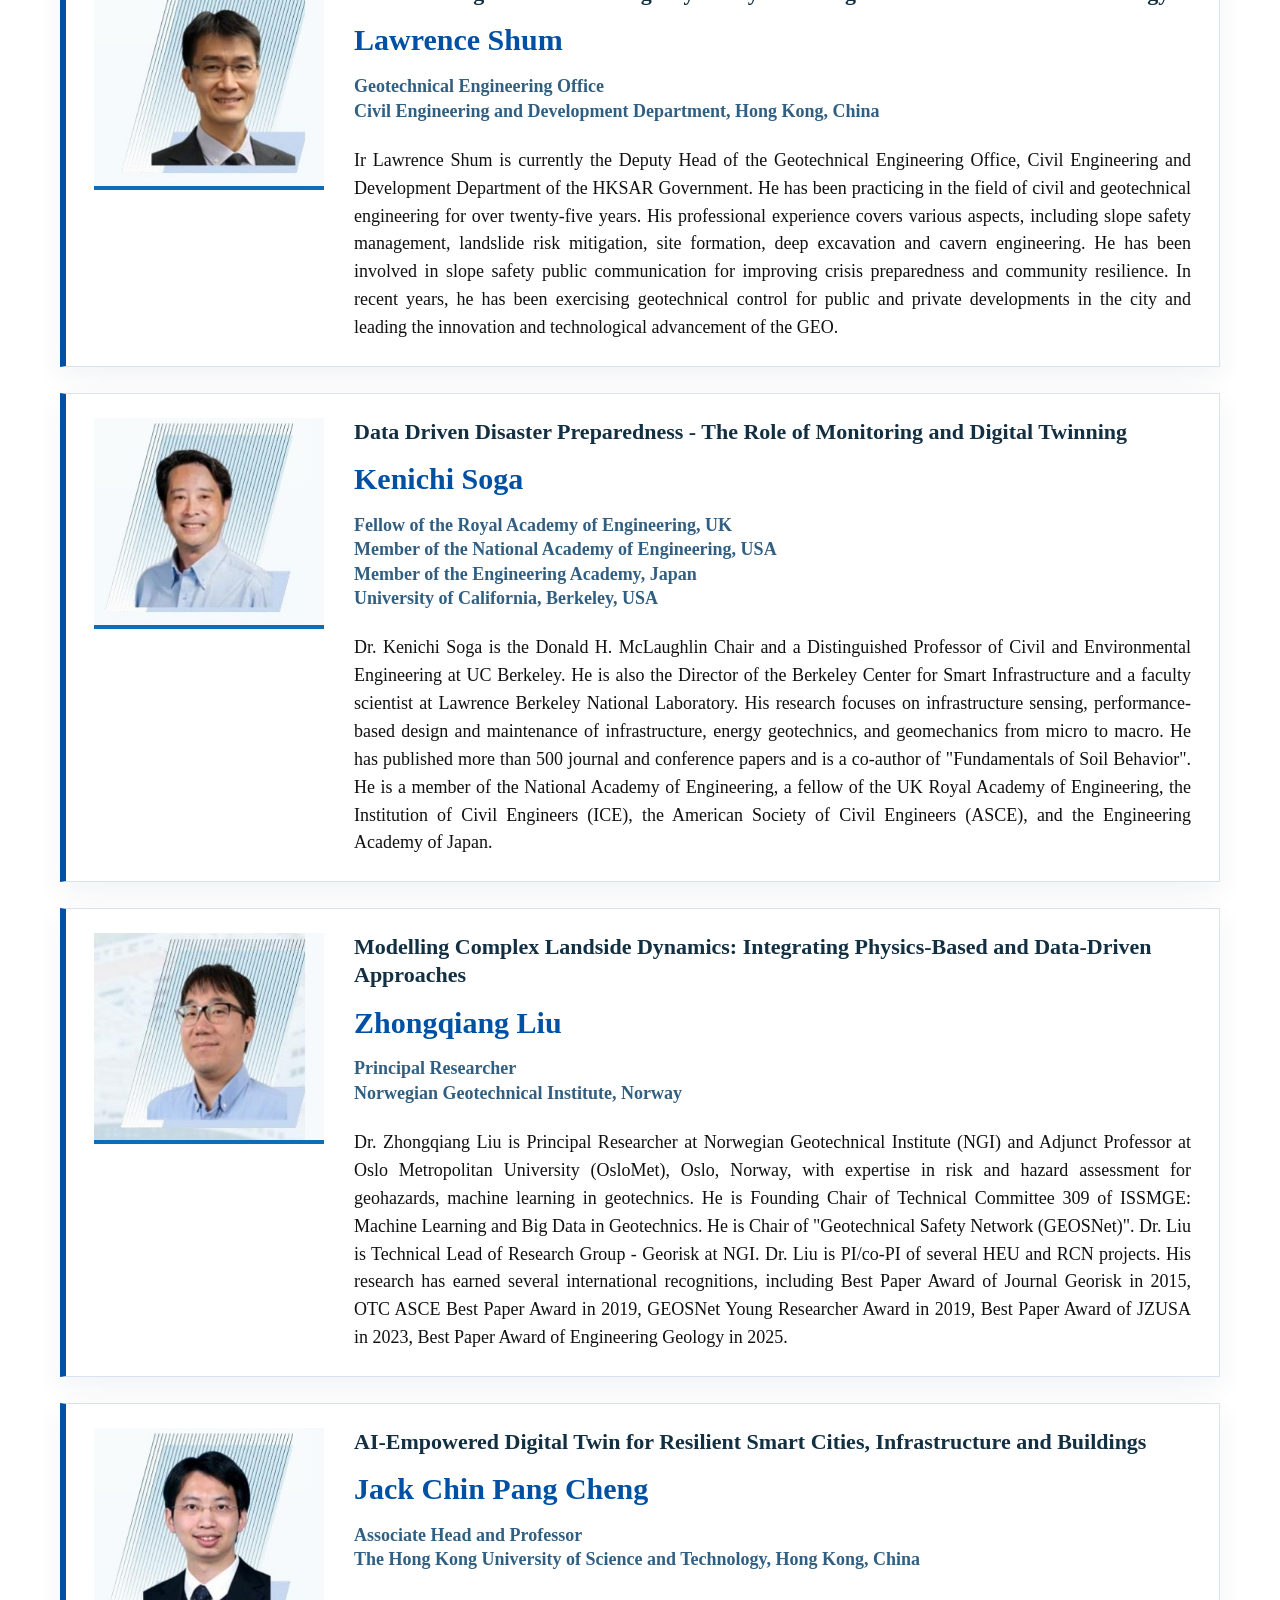
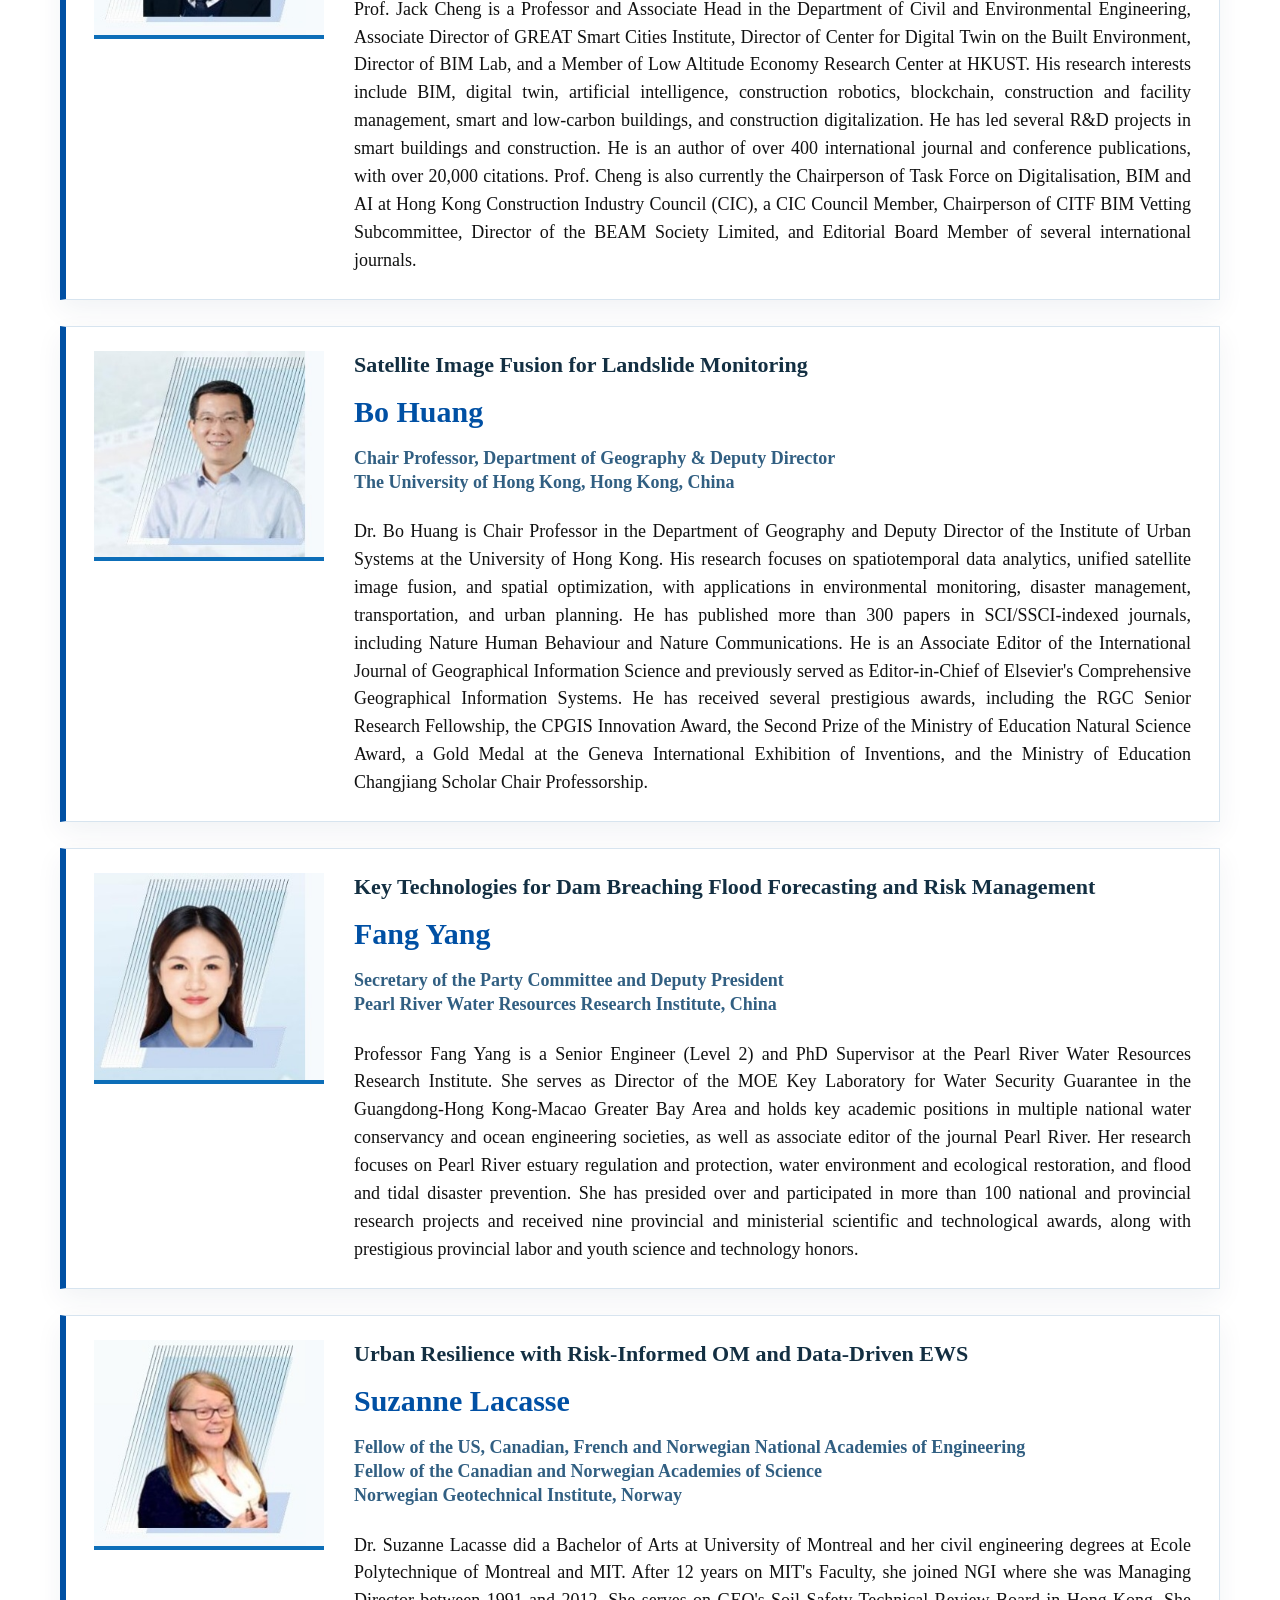
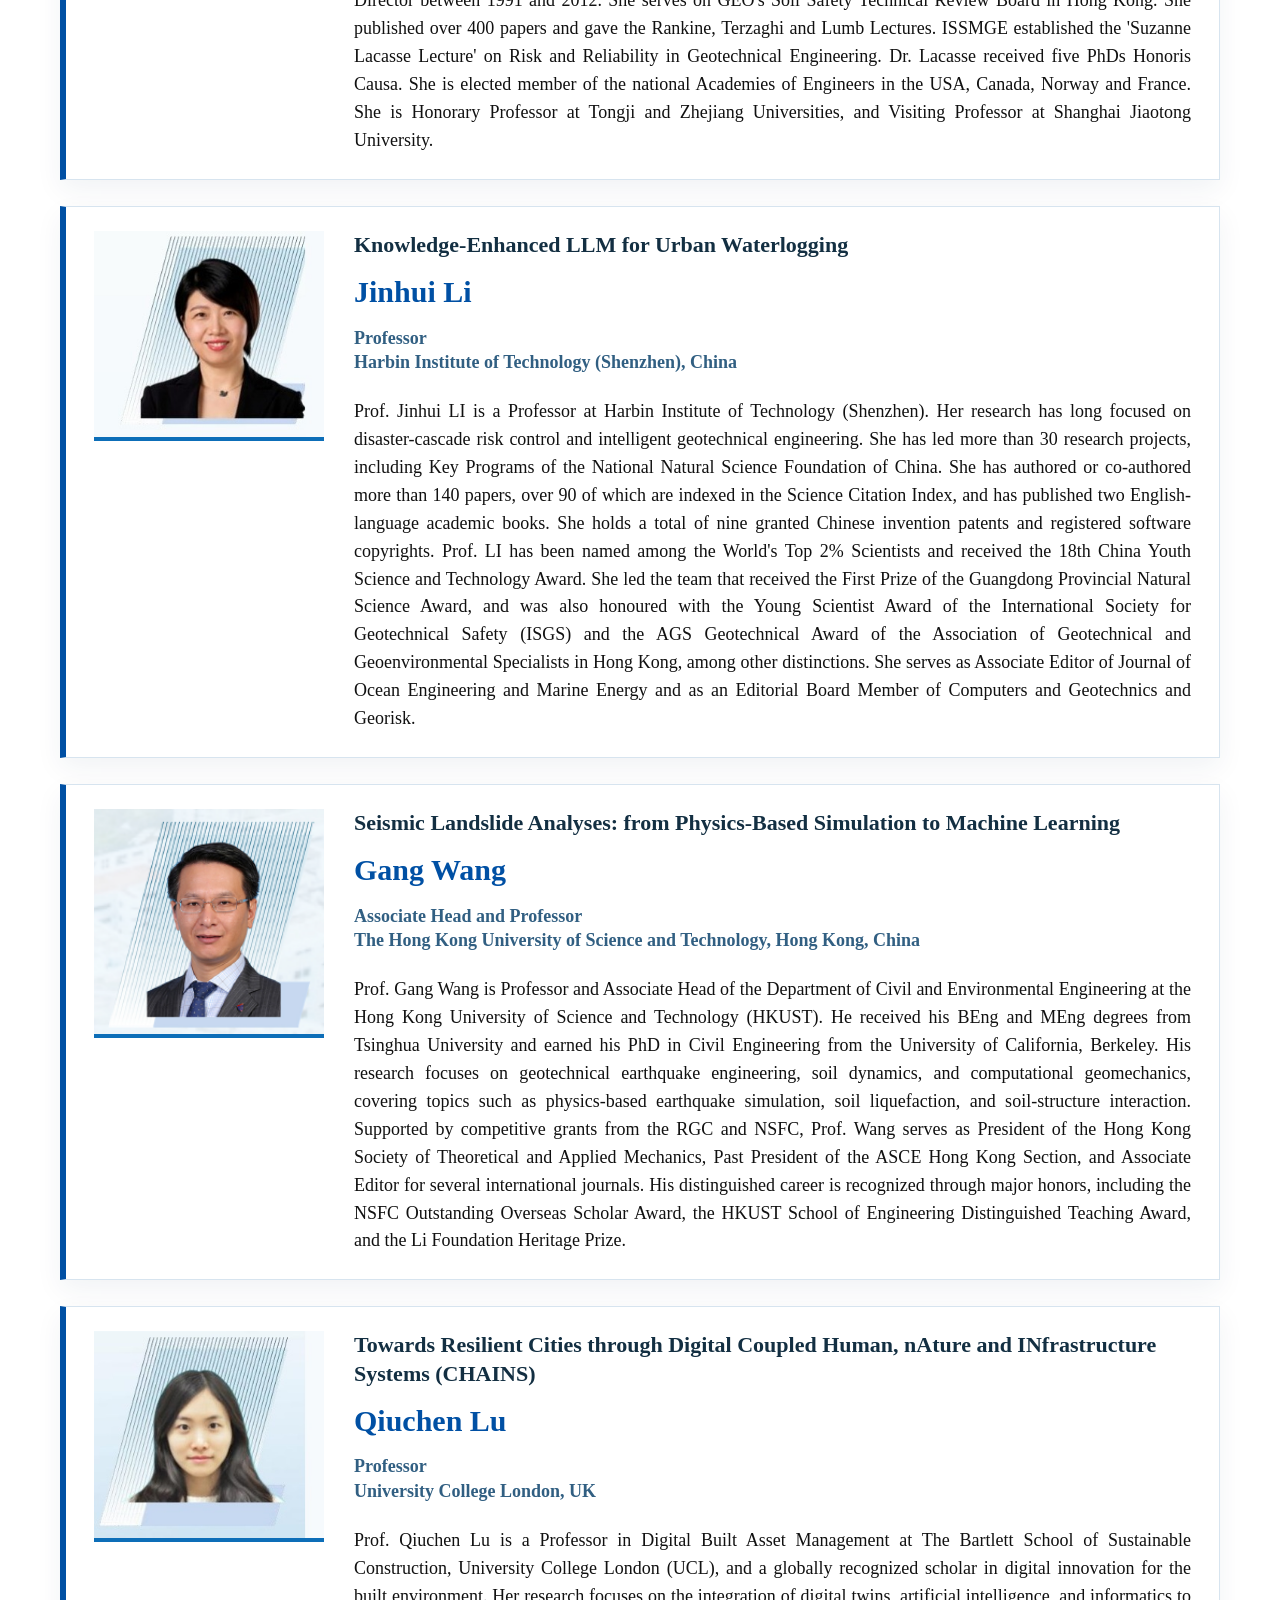
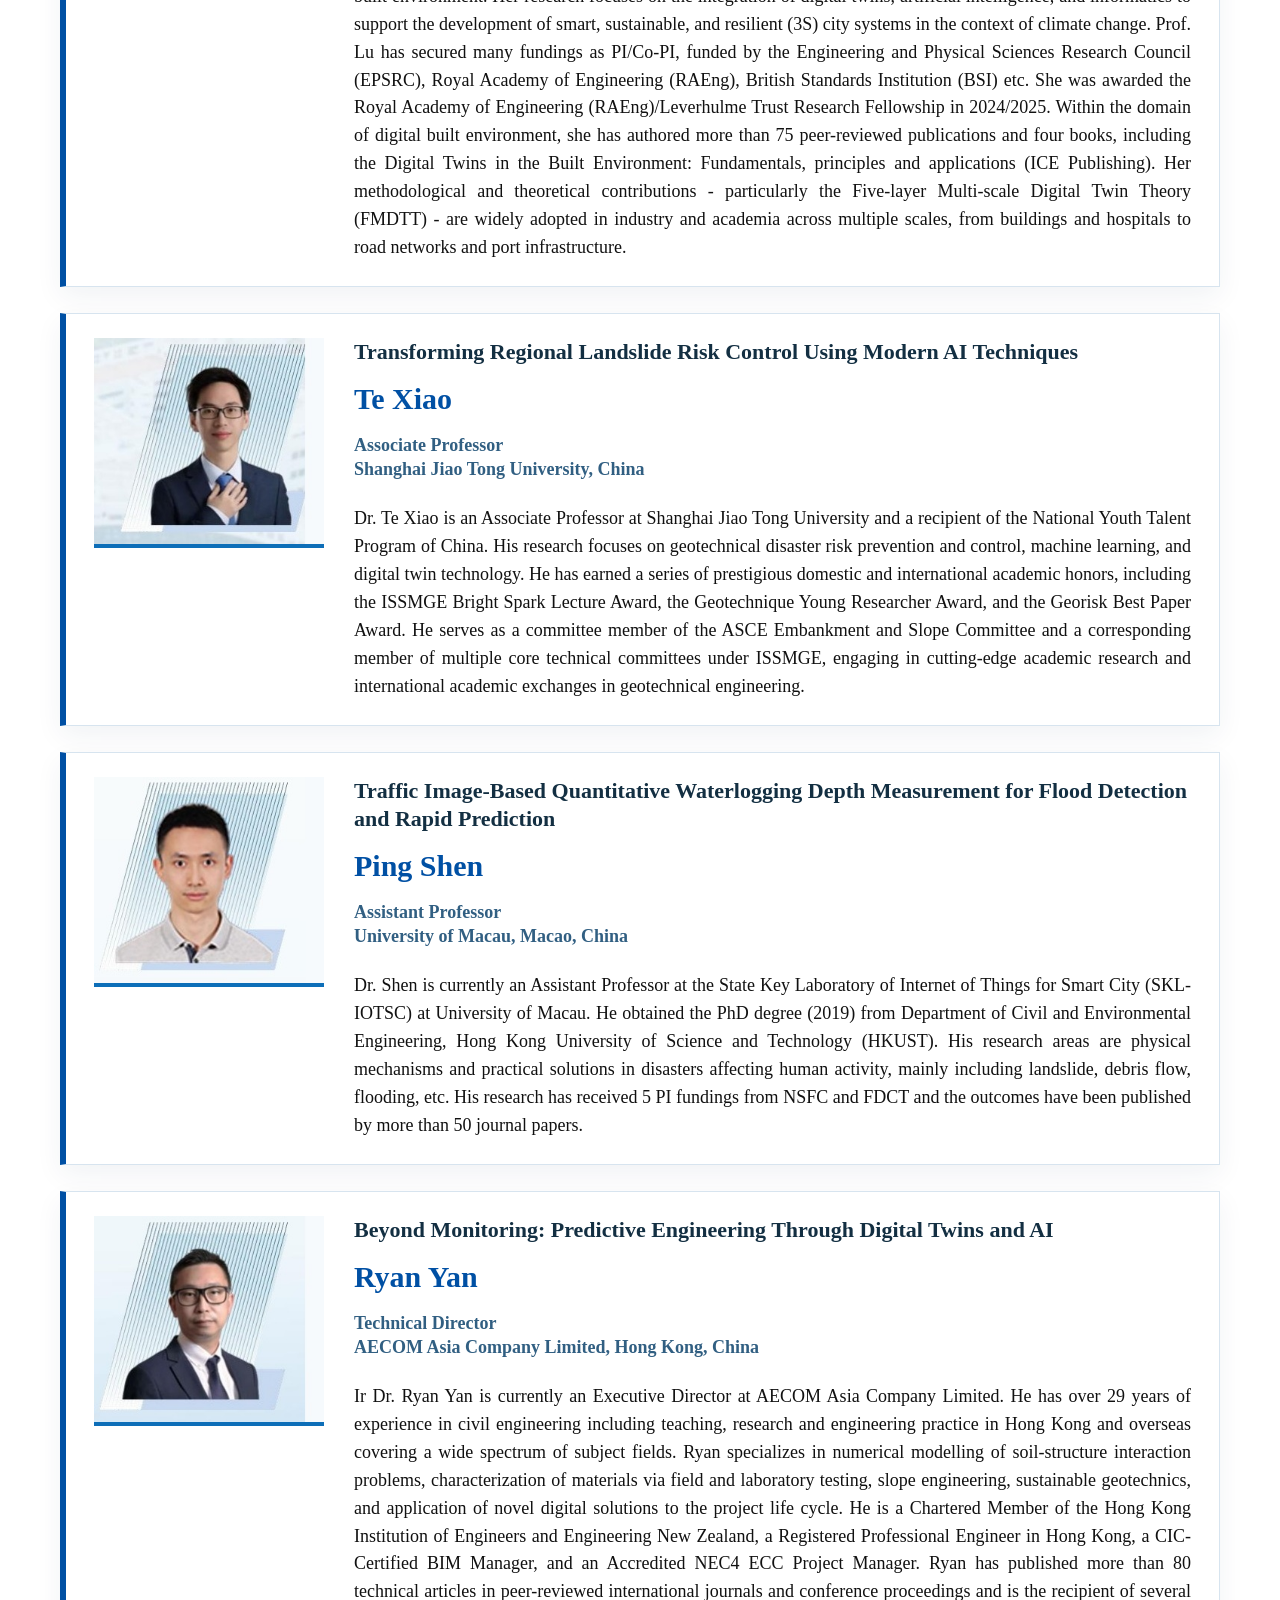
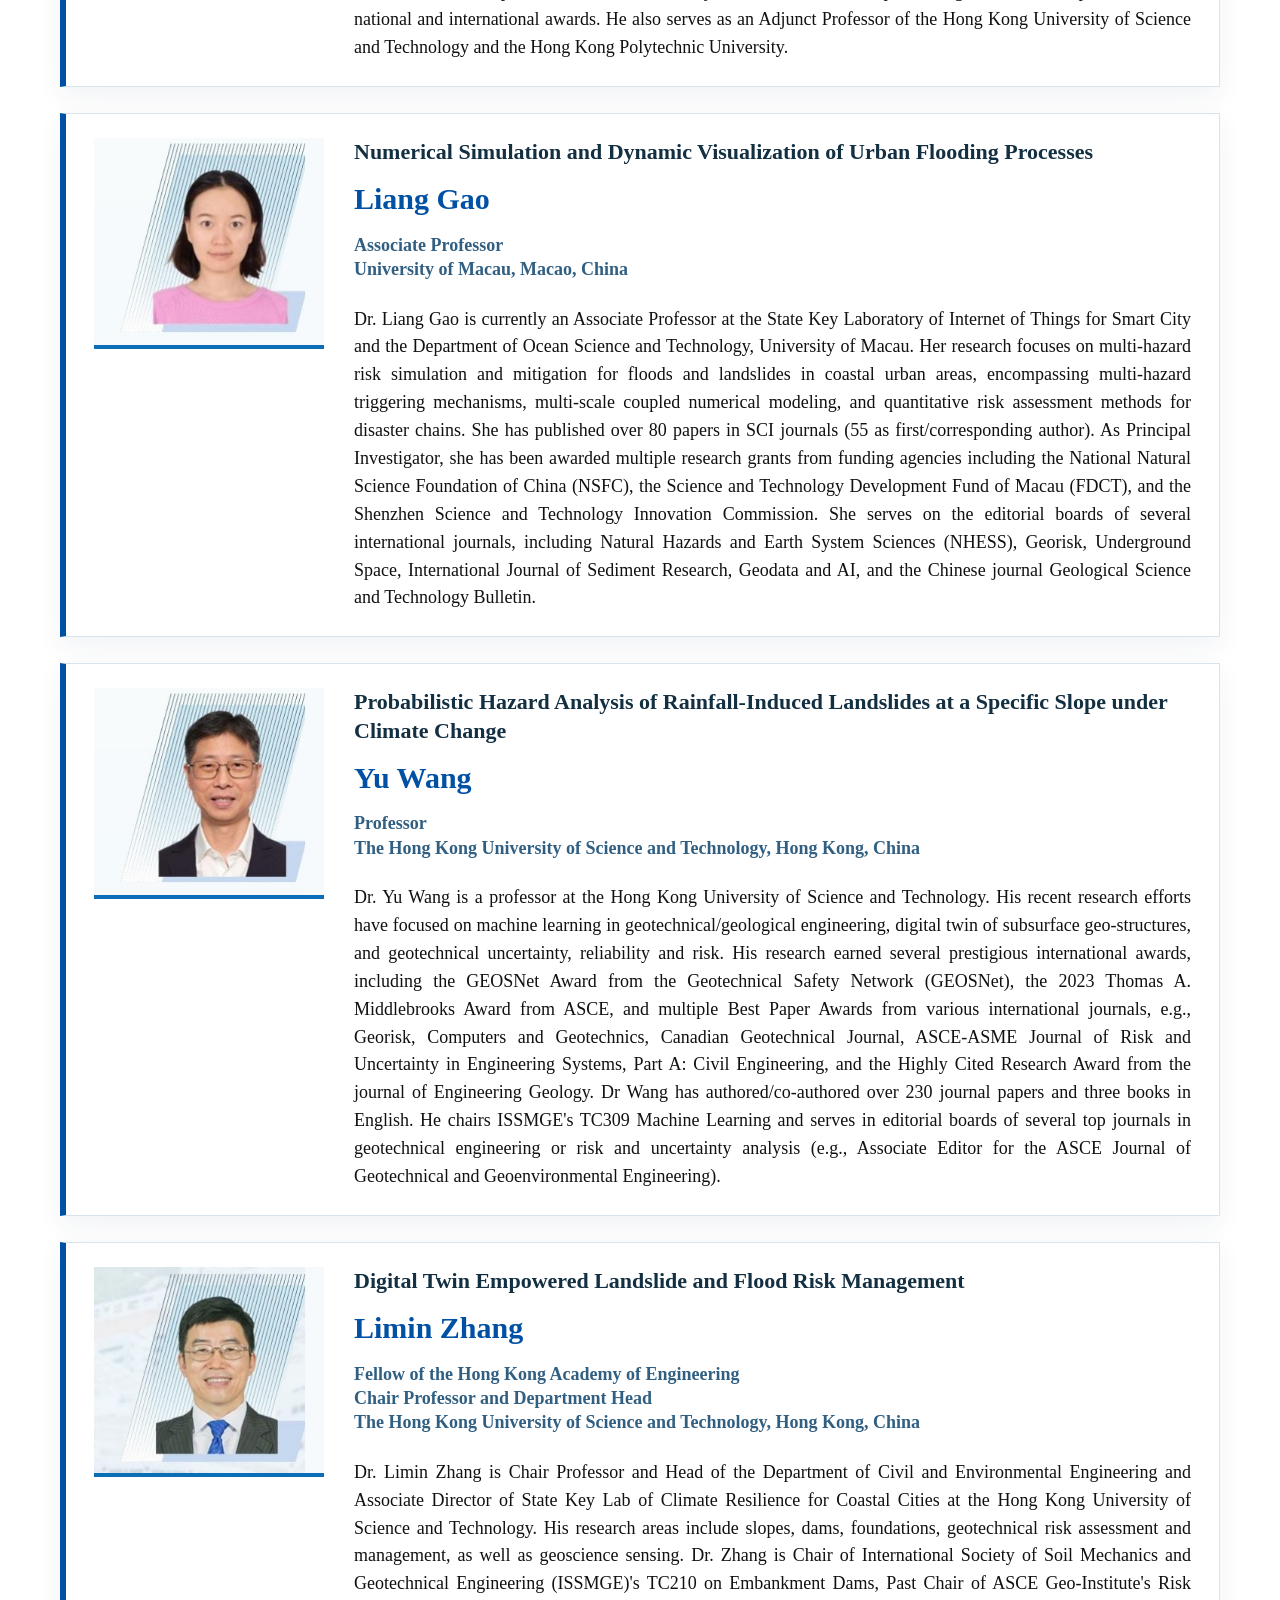
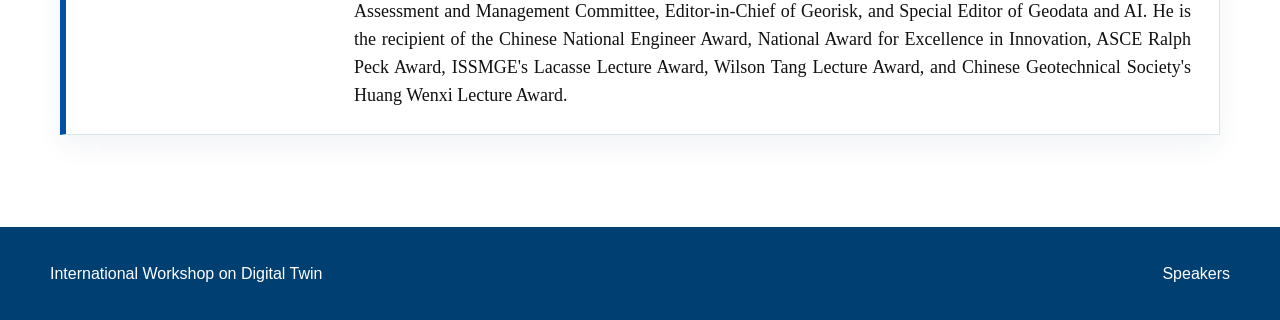
<file: speakers.html>
<!doctype html>
<html lang="en">
<head>
  <meta charset="utf-8">
  <meta name="viewport" content="width=device-width, initial-scale=1">
  <title>Keynote & Plenary Speakers | International Workshop on Digital Twin</title>
  <link rel="stylesheet" href="./assets/styles.css?v=44">
</head>
<body data-page="speakers" class="home-page">
  <header class="site-header home-header">
    <a class="home-brand" href="index.html" aria-label="HKUST">
      <img src="./assets/sponsors/hkust-logo.png" alt="The Hong Kong University of Science and Technology">
    </a>
    <input class="nav-toggle-checkbox" type="checkbox" id="nav-toggle"><label class="nav-toggle" for="nav-toggle" aria-label="Toggle navigation">Menu</label>
    <nav class="nav home-nav" id="primary-navigation" aria-label="Primary navigation"><a data-page="home" href="index.html">Home</a><a data-page="committees" href="committees.html">Committees</a><a data-page="speakers" href="speakers.html">Keynote &amp; Plenary Speakers</a><a data-page="registration" href="registration.html">Registration</a><a data-page="programme" href="programme.html">Sessions &amp; Programme</a><a data-page="venue" href="venue.html">Venue</a><a data-page="accommodation" href="accommodation.html">Accommodation</a></nav>
  </header>

  <section class="hero home-hero subpage-hero" aria-label="International Workshop on Digital Twin">
    <div class="subpage-hero-overlay"></div>
    <div class="hero-inner home-hero-inner">
      <h1><span>International Workshop on Digital Twin and AI</span><span>Empowered Emergency Risk Management</span></h1>
      <p class="hero-date">7-8 Aug 2026, Hong Kong</p>
    </div>
  </section>

  <main class="content-main">
    <section class="content-panel speaker-panel speaker-bio-panel">
      <h1>Keynote &amp; Plenary Speakers</h1>

      <div class="speaker-list">
        <article class="speaker-card">
          <figure class="speaker-photo"><img src="./assets/speakers/02-hehua-zhu.jpg" alt="Hehua Zhu"></figure>
          <p class="speaker-talk">Generative Digital Base for Infrastructure and its Applications</p>
          <h2>Hehua Zhu</h2>
          <p class="speaker-meta">Academician of the Chinese Academy of Engineering<br>Distinguished Professor of Tongji University, China</p>
          <p>Hehua Zhu is now Distinguished Professor in Geotechnical Engineering at Tongji University and the Academician of the Chinese Academy of Engineering, and Director of State Key Laboratory of Disaster Reduction in Civil Engineering. He received his Bachelor's and Master's Degrees in Mining Engineering from Chongqing University in 1983 and 1986, respectively, and his PhD was awarded in Structural Engineering (Civil Engineering) at Tongji University in 1989. He did his post-doctoral research at the Geo-Research Institute of Osaka and Kyoto University, Japan, from 1993 to 1995. He proposed a generalized 3D Hoek-Brown rock strength criterion together with Prof. Lianyang Zhang, which was also called generalized Zhang-Zhu rock strength criterion (GZZ) recommended as ISRM standard. He was awarded the Humboldt Research Prize in 2015 and the T.H.H. medal at ICCES'13 in 2013. He created an international journal named Underground Space.</p>
        </article>

        <article class="speaker-card">
          <figure class="speaker-photo"><img src="./assets/speakers/05-lawrence-shum.jpg" alt="Lawrence Shum"></figure>
          <p class="speaker-talk">Transforming Landslide Emergency Lifecycle Management with Smart Geotechnology</p>
          <h2>Lawrence Shum</h2>
          <p class="speaker-meta">Geotechnical Engineering Office<br>Civil Engineering and Development Department, Hong Kong, China</p>
          <p>Ir Lawrence Shum is currently the Deputy Head of the Geotechnical Engineering Office, Civil Engineering and Development Department of the HKSAR Government. He has been practicing in the field of civil and geotechnical engineering for over twenty-five years. His professional experience covers various aspects, including slope safety management, landslide risk mitigation, site formation, deep excavation and cavern engineering. He has been involved in slope safety public communication for improving crisis preparedness and community resilience. In recent years, he has been exercising geotechnical control for public and private developments in the city and leading the innovation and technological advancement of the GEO.</p>
        </article>

        <article class="speaker-card">
          <figure class="speaker-photo"><img src="./assets/speakers/03-kenichi-soga.jpg" alt="Kenichi Soga"></figure>
          <p class="speaker-talk">Data Driven Disaster Preparedness - The Role of Monitoring and Digital Twinning</p>
          <h2>Kenichi Soga</h2>
          <p class="speaker-meta">Fellow of the Royal Academy of Engineering, UK<br>Member of the National Academy of Engineering, USA<br>Member of the Engineering Academy, Japan<br>University of California, Berkeley, USA</p>
          <p>Dr. Kenichi Soga is the Donald H. McLaughlin Chair and a Distinguished Professor of Civil and Environmental Engineering at UC Berkeley. He is also the Director of the Berkeley Center for Smart Infrastructure and a faculty scientist at Lawrence Berkeley National Laboratory. His research focuses on infrastructure sensing, performance-based design and maintenance of infrastructure, energy geotechnics, and geomechanics from micro to macro. He has published more than 500 journal and conference papers and is a co-author of "Fundamentals of Soil Behavior". He is a member of the National Academy of Engineering, a fellow of the UK Royal Academy of Engineering, the Institution of Civil Engineers (ICE), the American Society of Civil Engineers (ASCE), and the Engineering Academy of Japan.</p>
        </article>

        <article class="speaker-card">
          <figure class="speaker-photo"><img src="./assets/speakers/10-zhongqiang-liu.jpg" alt="Zhongqiang Liu"></figure>
          <p class="speaker-talk">Modelling Complex Landside Dynamics: Integrating Physics-Based and Data-Driven Approaches</p>
          <h2>Zhongqiang Liu</h2>
          <p class="speaker-meta">Principal Researcher<br>Norwegian Geotechnical Institute, Norway</p>
          <p>Dr. Zhongqiang Liu is Principal Researcher at Norwegian Geotechnical Institute (NGI) and Adjunct Professor at Oslo Metropolitan University (OsloMet), Oslo, Norway, with expertise in risk and hazard assessment for geohazards, machine learning in geotechnics. He is Founding Chair of Technical Committee 309 of ISSMGE: Machine Learning and Big Data in Geotechnics. He is Chair of "Geotechnical Safety Network (GEOSNet)". Dr. Liu is Technical Lead of Research Group - Georisk at NGI. Dr. Liu is PI/co-PI of several HEU and RCN projects. His research has earned several international recognitions, including Best Paper Award of Journal Georisk in 2015, OTC ASCE Best Paper Award in 2019, GEOSNet Young Researcher Award in 2019, Best Paper Award of JZUSA in 2023, Best Paper Award of Engineering Geology in 2025.</p>
        </article>

        <article class="speaker-card">
          <figure class="speaker-photo"><img src="./assets/speakers/11-jack-cheng.jpg" alt="Jack Chin Pang Cheng"></figure>
          <p class="speaker-talk">AI-Empowered Digital Twin for Resilient Smart Cities, Infrastructure and Buildings</p>
          <h2>Jack Chin Pang Cheng</h2>
          <p class="speaker-meta">Associate Head and Professor<br>The Hong Kong University of Science and Technology, Hong Kong, China</p>
          <p>Prof. Jack Cheng is a Professor and Associate Head in the Department of Civil and Environmental Engineering, Associate Director of GREAT Smart Cities Institute, Director of Center for Digital Twin on the Built Environment, Director of BIM Lab, and a Member of Low Altitude Economy Research Center at HKUST. His research interests include BIM, digital twin, artificial intelligence, construction robotics, blockchain, construction and facility management, smart and low-carbon buildings, and construction digitalization. He has led several R&amp;D projects in smart buildings and construction. He is an author of over 400 international journal and conference publications, with over 20,000 citations. Prof. Cheng is also currently the Chairperson of Task Force on Digitalisation, BIM and AI at Hong Kong Construction Industry Council (CIC), a CIC Council Member, Chairperson of CITF BIM Vetting Subcommittee, Director of the BEAM Society Limited, and Editorial Board Member of several international journals.</p>
        </article>

        <article class="speaker-card">
          <figure class="speaker-photo"><img src="./assets/speakers/06-bo-huang.jpg" alt="Bo Huang"></figure>
          <p class="speaker-talk">Satellite Image Fusion for Landslide Monitoring</p>
          <h2>Bo Huang</h2>
          <p class="speaker-meta">Chair Professor, Department of Geography &amp; Deputy Director<br>The University of Hong Kong, Hong Kong, China</p>
          <p>Dr. Bo Huang is Chair Professor in the Department of Geography and Deputy Director of the Institute of Urban Systems at the University of Hong Kong. His research focuses on spatiotemporal data analytics, unified satellite image fusion, and spatial optimization, with applications in environmental monitoring, disaster management, transportation, and urban planning. He has published more than 300 papers in SCI/SSCI-indexed journals, including Nature Human Behaviour and Nature Communications. He is an Associate Editor of the International Journal of Geographical Information Science and previously served as Editor-in-Chief of Elsevier's Comprehensive Geographical Information Systems. He has received several prestigious awards, including the RGC Senior Research Fellowship, the CPGIS Innovation Award, the Second Prize of the Ministry of Education Natural Science Award, a Gold Medal at the Geneva International Exhibition of Inventions, and the Ministry of Education Changjiang Scholar Chair Professorship.</p>
        </article>

        <article class="speaker-card">
          <figure class="speaker-photo"><img src="./assets/speakers/08-fang-yang.jpg" alt="Fang Yang"></figure>
          <p class="speaker-talk">Key Technologies for Dam Breaching Flood Forecasting and Risk Management</p>
          <h2>Fang Yang</h2>
          <p class="speaker-meta">Secretary of the Party Committee and Deputy President<br>Pearl River Water Resources Research Institute, China</p>
          <p>Professor Fang Yang is a Senior Engineer (Level 2) and PhD Supervisor at the Pearl River Water Resources Research Institute. She serves as Director of the MOE Key Laboratory for Water Security Guarantee in the Guangdong-Hong Kong-Macao Greater Bay Area and holds key academic positions in multiple national water conservancy and ocean engineering societies, as well as associate editor of the journal Pearl River. Her research focuses on Pearl River estuary regulation and protection, water environment and ecological restoration, and flood and tidal disaster prevention. She has presided over and participated in more than 100 national and provincial research projects and received nine provincial and ministerial scientific and technological awards, along with prestigious provincial labor and youth science and technology honors.</p>
        </article>

        <article class="speaker-card">
          <figure class="speaker-photo"><img src="./assets/speakers/07-suzanne-lacasse.jpg" alt="Suzanne Lacasse"></figure>
          <p class="speaker-talk">Urban Resilience with Risk-Informed OM and Data-Driven EWS</p>
          <h2>Suzanne Lacasse</h2>
          <p class="speaker-meta">Fellow of the US, Canadian, French and Norwegian National Academies of Engineering<br>Fellow of the Canadian and Norwegian Academies of Science<br>Norwegian Geotechnical Institute, Norway</p>
          <p>Dr. Suzanne Lacasse did a Bachelor of Arts at University of Montreal and her civil engineering degrees at Ecole Polytechnique of Montreal and MIT. After 12 years on MIT's Faculty, she joined NGI where she was Managing Director between 1991 and 2012. She serves on GEO's Soil Safety Technical Review Board in Hong Kong. She published over 400 papers and gave the Rankine, Terzaghi and Lumb Lectures. ISSMGE established the 'Suzanne Lacasse Lecture' on Risk and Reliability in Geotechnical Engineering. Dr. Lacasse received five PhDs Honoris Causa. She is elected member of the national Academies of Engineers in the USA, Canada, Norway and France. She is Honorary Professor at Tongji and Zhejiang Universities, and Visiting Professor at Shanghai Jiaotong University.</p>
        </article>

        <article class="speaker-card">
          <figure class="speaker-photo"><img src="./assets/speakers/09-jinhui-li.jpg" alt="Jinhui Li"></figure>
          <p class="speaker-talk">Knowledge-Enhanced LLM for Urban Waterlogging</p>
          <h2>Jinhui Li</h2>
          <p class="speaker-meta">Professor<br>Harbin Institute of Technology (Shenzhen), China</p>
          <p>Prof. Jinhui LI is a Professor at Harbin Institute of Technology (Shenzhen). Her research has long focused on disaster-cascade risk control and intelligent geotechnical engineering. She has led more than 30 research projects, including Key Programs of the National Natural Science Foundation of China. She has authored or co-authored more than 140 papers, over 90 of which are indexed in the Science Citation Index, and has published two English-language academic books. She holds a total of nine granted Chinese invention patents and registered software copyrights. Prof. LI has been named among the World's Top 2% Scientists and received the 18th China Youth Science and Technology Award. She led the team that received the First Prize of the Guangdong Provincial Natural Science Award, and was also honoured with the Young Scientist Award of the International Society for Geotechnical Safety (ISGS) and the AGS Geotechnical Award of the Association of Geotechnical and Geoenvironmental Specialists in Hong Kong, among other distinctions. She serves as Associate Editor of Journal of Ocean Engineering and Marine Energy and as an Editorial Board Member of Computers and Geotechnics and Georisk.</p>
        </article>

        <article class="speaker-card">
          <figure class="speaker-photo"><img src="./assets/speakers/19-gang-wang.jpg" alt="Gang Wang"></figure>
          <p class="speaker-talk">Seismic Landslide Analyses: from Physics-Based Simulation to Machine Learning</p>
          <h2>Gang Wang</h2>
          <p class="speaker-meta">Associate Head and Professor<br>The Hong Kong University of Science and Technology, Hong Kong, China</p>
          <p>Prof. Gang Wang is Professor and Associate Head of the Department of Civil and Environmental Engineering at the Hong Kong University of Science and Technology (HKUST). He received his BEng and MEng degrees from Tsinghua University and earned his PhD in Civil Engineering from the University of California, Berkeley. His research focuses on geotechnical earthquake engineering, soil dynamics, and computational geomechanics, covering topics such as physics-based earthquake simulation, soil liquefaction, and soil-structure interaction. Supported by competitive grants from the RGC and NSFC, Prof. Wang serves as President of the Hong Kong Society of Theoretical and Applied Mechanics, Past President of the ASCE Hong Kong Section, and Associate Editor for several international journals. His distinguished career is recognized through major honors, including the NSFC Outstanding Overseas Scholar Award, the HKUST School of Engineering Distinguished Teaching Award, and the Li Foundation Heritage Prize.</p>
        </article>

        <article class="speaker-card">
          <figure class="speaker-photo"><img src="./assets/speakers/12-qiuchen-lu.jpg" alt="Qiuchen Lu"></figure>
          <p class="speaker-talk">Towards Resilient Cities through Digital Coupled Human, nAture and INfrastructure Systems (CHAINS)</p>
          <h2>Qiuchen Lu</h2>
          <p class="speaker-meta">Professor<br>University College London, UK</p>
          <p>Prof. Qiuchen Lu is a Professor in Digital Built Asset Management at The Bartlett School of Sustainable Construction, University College London (UCL), and a globally recognized scholar in digital innovation for the built environment. Her research focuses on the integration of digital twins, artificial intelligence, and informatics to support the development of smart, sustainable, and resilient (3S) city systems in the context of climate change. Prof. Lu has secured many fundings as PI/Co-PI, funded by the Engineering and Physical Sciences Research Council (EPSRC), Royal Academy of Engineering (RAEng), British Standards Institution (BSI) etc. She was awarded the Royal Academy of Engineering (RAEng)/Leverhulme Trust Research Fellowship in 2024/2025. Within the domain of digital built environment, she has authored more than 75 peer-reviewed publications and four books, including the Digital Twins in the Built Environment: Fundamentals, principles and applications (ICE Publishing). Her methodological and theoretical contributions - particularly the Five-layer Multi-scale Digital Twin Theory (FMDTT) - are widely adopted in industry and academia across multiple scales, from buildings and hospitals to road networks and port infrastructure.</p>
        </article>

        <article class="speaker-card">
          <figure class="speaker-photo"><img src="./assets/speakers/14-te-xiao.jpg" alt="Te Xiao"></figure>
          <p class="speaker-talk">Transforming Regional Landslide Risk Control Using Modern AI Techniques</p>
          <h2>Te Xiao</h2>
          <p class="speaker-meta">Associate Professor<br>Shanghai Jiao Tong University, China</p>
          <p>Dr. Te Xiao is an Associate Professor at Shanghai Jiao Tong University and a recipient of the National Youth Talent Program of China. His research focuses on geotechnical disaster risk prevention and control, machine learning, and digital twin technology. He has earned a series of prestigious domestic and international academic honors, including the ISSMGE Bright Spark Lecture Award, the Geotechnique Young Researcher Award, and the Georisk Best Paper Award. He serves as a committee member of the ASCE Embankment and Slope Committee and a corresponding member of multiple core technical committees under ISSMGE, engaging in cutting-edge academic research and international academic exchanges in geotechnical engineering.</p>
        </article>

        <article class="speaker-card">
          <figure class="speaker-photo"><img src="./assets/speakers/15-ping-shen.jpg" alt="Ping Shen"></figure>
          <p class="speaker-talk">Traffic Image-Based Quantitative Waterlogging Depth Measurement for Flood Detection and Rapid Prediction</p>
          <h2>Ping Shen</h2>
          <p class="speaker-meta">Assistant Professor<br>University of Macau, Macao, China</p>
          <p>Dr. Shen is currently an Assistant Professor at the State Key Laboratory of Internet of Things for Smart City (SKL-IOTSC) at University of Macau. He obtained the PhD degree (2019) from Department of Civil and Environmental Engineering, Hong Kong University of Science and Technology (HKUST). His research areas are physical mechanisms and practical solutions in disasters affecting human activity, mainly including landslide, debris flow, flooding, etc. His research has received 5 PI fundings from NSFC and FDCT and the outcomes have been published by more than 50 journal papers.</p>
        </article>

        <article class="speaker-card">
          <figure class="speaker-photo"><img src="./assets/speakers/16-ryan-yan.jpg" alt="Ryan Yan"></figure>
          <p class="speaker-talk">Beyond Monitoring: Predictive Engineering Through Digital Twins and AI</p>
          <h2>Ryan Yan</h2>
          <p class="speaker-meta">Technical Director<br>AECOM Asia Company Limited, Hong Kong, China</p>
          <p>Ir Dr. Ryan Yan is currently an Executive Director at AECOM Asia Company Limited. He has over 29 years of experience in civil engineering including teaching, research and engineering practice in Hong Kong and overseas covering a wide spectrum of subject fields. Ryan specializes in numerical modelling of soil-structure interaction problems, characterization of materials via field and laboratory testing, slope engineering, sustainable geotechnics, and application of novel digital solutions to the project life cycle. He is a Chartered Member of the Hong Kong Institution of Engineers and Engineering New Zealand, a Registered Professional Engineer in Hong Kong, a CIC-Certified BIM Manager, and an Accredited NEC4 ECC Project Manager. Ryan has published more than 80 technical articles in peer-reviewed international journals and conference proceedings and is the recipient of several national and international awards. He also serves as an Adjunct Professor of the Hong Kong University of Science and Technology and the Hong Kong Polytechnic University.</p>
        </article>

        <article class="speaker-card">
          <figure class="speaker-photo"><img src="./assets/speakers/13-liang-gao.jpg" alt="Liang Gao"></figure>
          <p class="speaker-talk">Numerical Simulation and Dynamic Visualization of Urban Flooding Processes</p>
          <h2>Liang Gao</h2>
          <p class="speaker-meta">Associate Professor<br>University of Macau, Macao, China</p>
          <p>Dr. Liang Gao is currently an Associate Professor at the State Key Laboratory of Internet of Things for Smart City and the Department of Ocean Science and Technology, University of Macau. Her research focuses on multi-hazard risk simulation and mitigation for floods and landslides in coastal urban areas, encompassing multi-hazard triggering mechanisms, multi-scale coupled numerical modeling, and quantitative risk assessment methods for disaster chains. She has published over 80 papers in SCI journals (55 as first/corresponding author). As Principal Investigator, she has been awarded multiple research grants from funding agencies including the National Natural Science Foundation of China (NSFC), the Science and Technology Development Fund of Macau (FDCT), and the Shenzhen Science and Technology Innovation Commission. She serves on the editorial boards of several international journals, including Natural Hazards and Earth System Sciences (NHESS), Georisk, Underground Space, International Journal of Sediment Research, Geodata and AI, and the Chinese journal Geological Science and Technology Bulletin.</p>
        </article>

        <article class="speaker-card">
          <figure class="speaker-photo"><img src="./assets/speakers/17-yu-wang.jpg" alt="Yu Wang"></figure>
          <p class="speaker-talk">Probabilistic Hazard Analysis of Rainfall-Induced Landslides at a Specific Slope under Climate Change</p>
          <h2>Yu Wang</h2>
          <p class="speaker-meta">Professor<br>The Hong Kong University of Science and Technology, Hong Kong, China</p>
          <p>Dr. Yu Wang is a professor at the Hong Kong University of Science and Technology. His recent research efforts have focused on machine learning in geotechnical/geological engineering, digital twin of subsurface geo-structures, and geotechnical uncertainty, reliability and risk. His research earned several prestigious international awards, including the GEOSNet Award from the Geotechnical Safety Network (GEOSNet), the 2023 Thomas A. Middlebrooks Award from ASCE, and multiple Best Paper Awards from various international journals, e.g., Georisk, Computers and Geotechnics, Canadian Geotechnical Journal, ASCE-ASME Journal of Risk and Uncertainty in Engineering Systems, Part A: Civil Engineering, and the Highly Cited Research Award from the journal of Engineering Geology. Dr Wang has authored/co-authored over 230 journal papers and three books in English. He chairs ISSMGE's TC309 Machine Learning and serves in editorial boards of several top journals in geotechnical engineering or risk and uncertainty analysis (e.g., Associate Editor for the ASCE Journal of Geotechnical and Geoenvironmental Engineering).</p>
        </article>

        <article class="speaker-card">
          <figure class="speaker-photo"><img src="./assets/speakers/18-limin-zhang.jpg" alt="Limin Zhang"></figure>
          <p class="speaker-talk">Digital Twin Empowered Landslide and Flood Risk Management</p>
          <h2>Limin Zhang</h2>
          <p class="speaker-meta">Fellow of the Hong Kong Academy of Engineering<br>Chair Professor and Department Head<br>The Hong Kong University of Science and Technology, Hong Kong, China</p>
          <p>Dr. Limin Zhang is Chair Professor and Head of the Department of Civil and Environmental Engineering and Associate Director of State Key Lab of Climate Resilience for Coastal Cities at the Hong Kong University of Science and Technology. His research areas include slopes, dams, foundations, geotechnical risk assessment and management, as well as geoscience sensing. Dr. Zhang is Chair of International Society of Soil Mechanics and Geotechnical Engineering (ISSMGE)'s TC210 on Embankment Dams, Past Chair of ASCE Geo-Institute's Risk Assessment and Management Committee, Editor-in-Chief of Georisk, and Special Editor of Geodata and AI. He is the recipient of the Chinese National Engineer Award, National Award for Excellence in Innovation, ASCE Ralph Peck Award, ISSMGE's Lacasse Lecture Award, Wilson Tang Lecture Award, and Chinese Geotechnical Society's Huang Wenxi Lecture Award.</p>
        </article>
      </div>
    </section>
  </main>

  <footer class="site-footer"><div class="footer-inner"><p>International Workshop on Digital Twin</p><p>Speakers</p></div></footer>
  <script src="assets/site.js"></script>
</body>
</html>
</file>
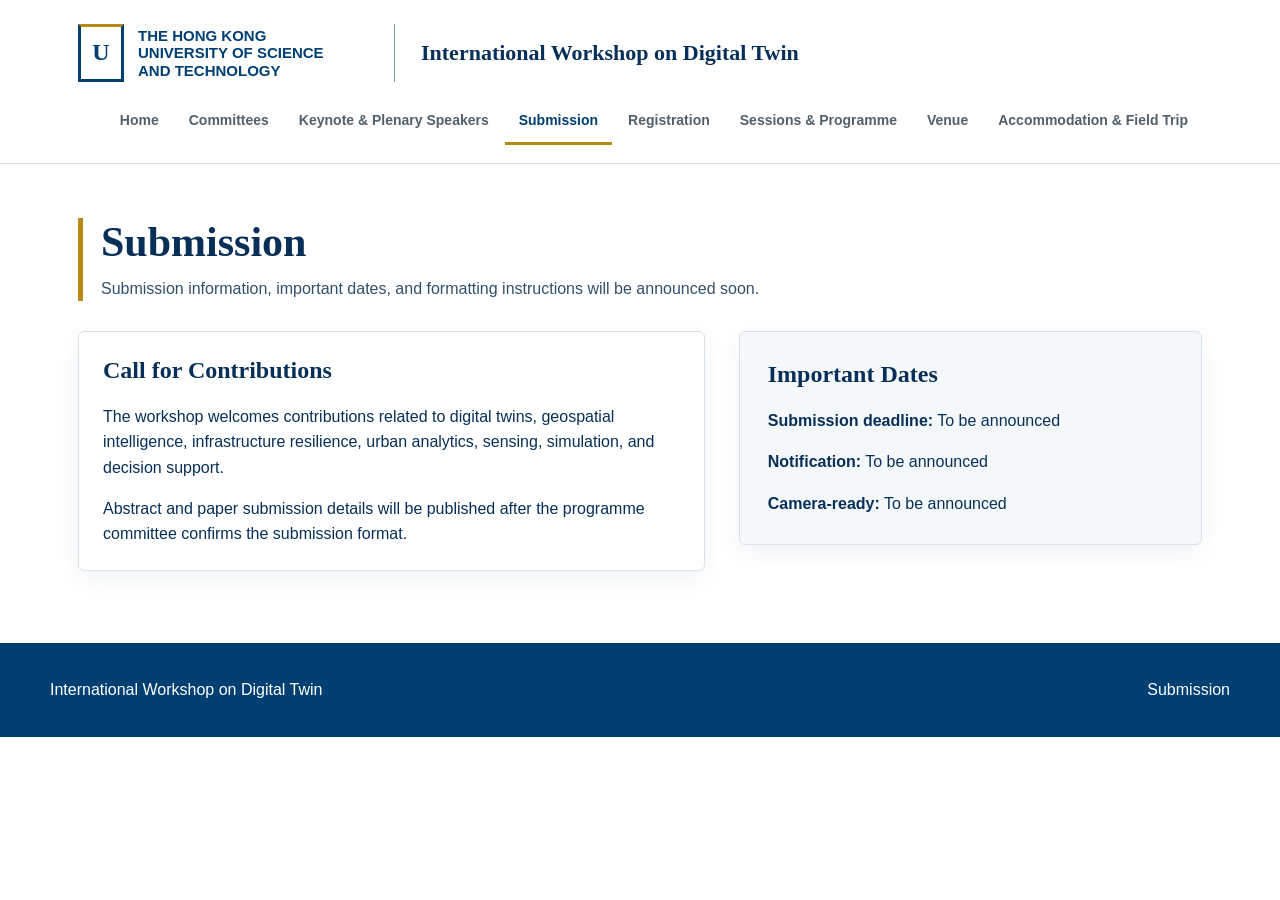
<file: submission.html>
<!doctype html>
<html lang="en">
<head>
  <meta charset="utf-8">
  <meta name="viewport" content="width=device-width, initial-scale=1">
  <title>Submission | International Workshop on Digital Twin</title>
  <link rel="stylesheet" href="assets/styles.css">
</head>
<body data-page="submission">
  <header class="site-header">
    <div class="masthead"><a class="mark" href="index.html"><span class="crest">U</span><span class="university">The Hong Kong<br>University of Science<br>and Technology</span></a><span class="divider"></span><div class="workshop-title">International Workshop on Digital Twin</div></div>
    <nav class="nav" aria-label="Primary navigation"><a data-page="home" href="index.html">Home</a><a data-page="committees" href="committees.html">Committees</a><a data-page="speakers" href="speakers.html">Keynote &amp; Plenary Speakers</a><a data-page="submission" href="submission.html">Submission</a><a data-page="registration" href="registration.html">Registration</a><a data-page="programme" href="programme.html">Sessions &amp; Programme</a><a data-page="venue" href="venue.html">Venue</a><a data-page="accommodation" href="accommodation.html">Accommodation &amp; Field Trip</a></nav>
  </header>
  <main class="main">
    <div class="page-title"><h1>Submission</h1><p>Submission information, important dates, and formatting instructions will be announced soon.</p></div>
    <div class="two-col">
      <section class="card"><h2>Call for Contributions</h2><p>The workshop welcomes contributions related to digital twins, geospatial intelligence, infrastructure resilience, urban analytics, sensing, simulation, and decision support.</p><p>Abstract and paper submission details will be published after the programme committee confirms the submission format.</p></section>
      <aside class="notice"><h2>Important Dates</h2><p><strong>Submission deadline:</strong> To be announced</p><p><strong>Notification:</strong> To be announced</p><p><strong>Camera-ready:</strong> To be announced</p></aside>
    </div>
  </main>
  <footer class="site-footer"><div class="footer-inner"><p>International Workshop on Digital Twin</p><p>Submission</p></div></footer>
  <script src="assets/site.js"></script>
</body>
</html>
</file>
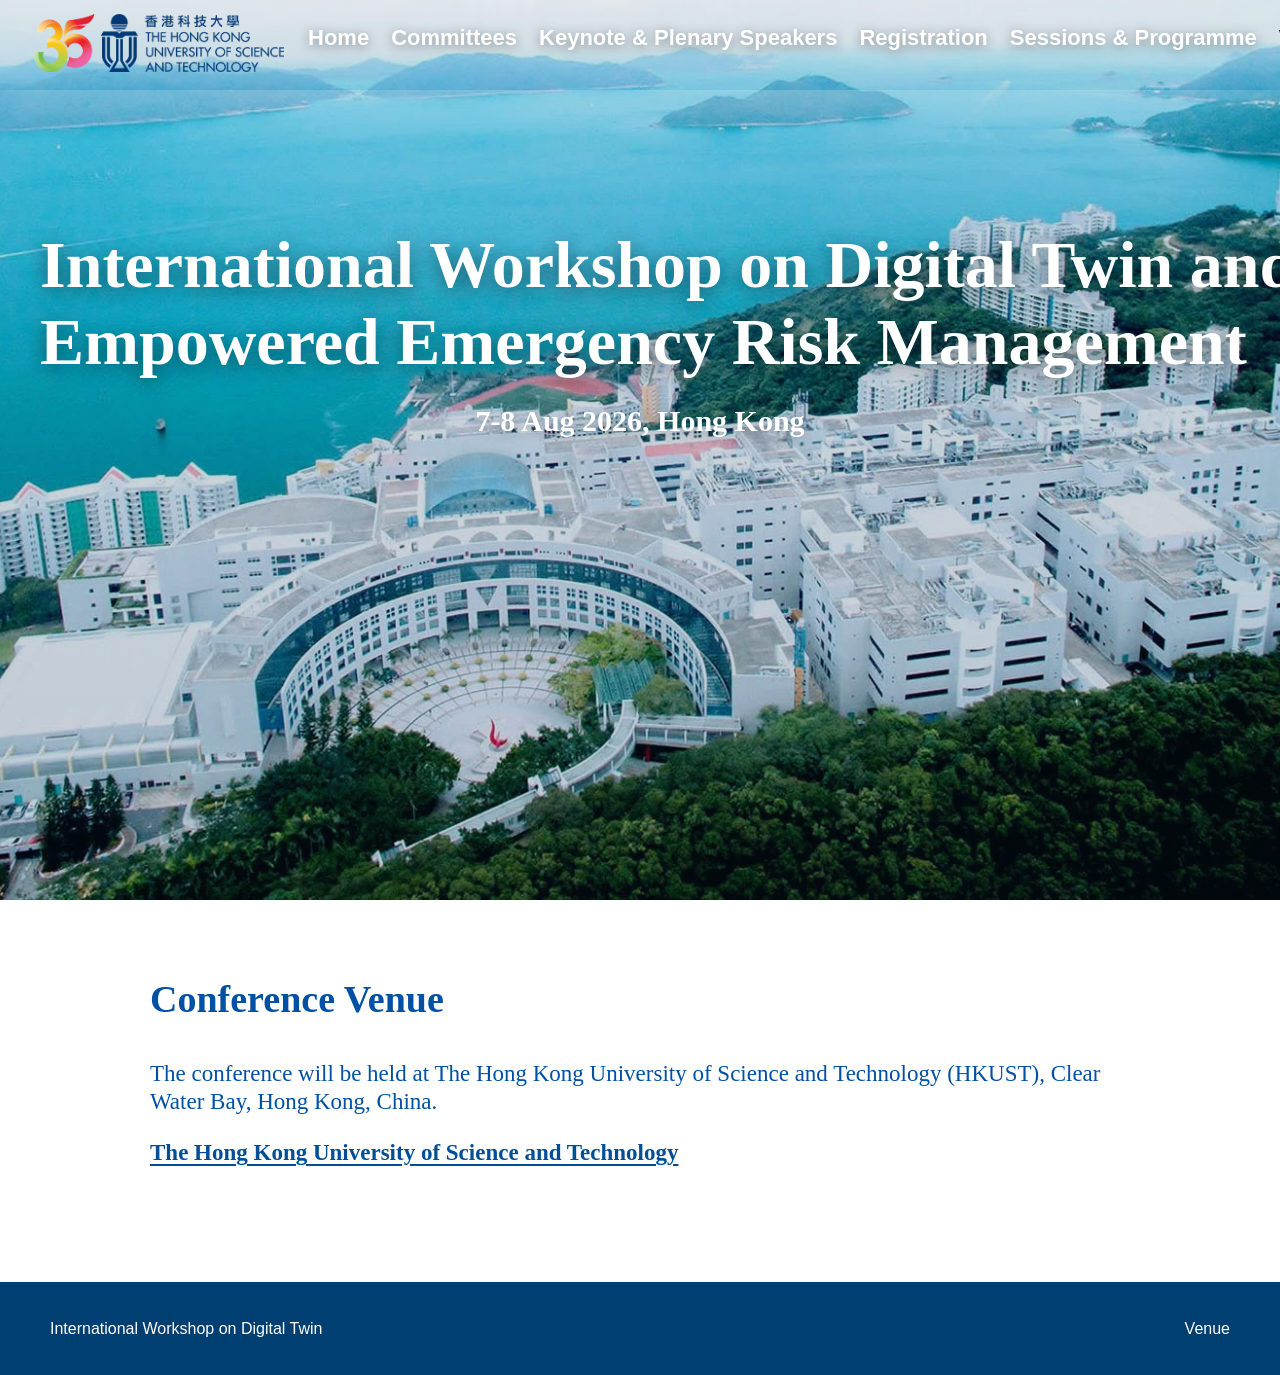
<file: venue.html>
﻿<!doctype html>
<html lang="en">
<head>
  <meta charset="utf-8">
  <meta name="viewport" content="width=device-width, initial-scale=1">
  <title>Venue | International Workshop on Digital Twin</title>
  <link rel="stylesheet" href="./assets/styles.css?v=24">
</head>
<body data-page="venue" class="home-page">
  <header class="site-header home-header">
    <a class="home-brand" href="index.html" aria-label="HKUST">
      <img src="./assets/sponsors/hkust-logo.png" alt="The Hong Kong University of Science and Technology">
    </a>
    <input class="nav-toggle-checkbox" type="checkbox" id="nav-toggle"><label class="nav-toggle" for="nav-toggle" aria-label="Toggle navigation">Menu</label>
    <nav class="nav home-nav" id="primary-navigation" aria-label="Primary navigation"><a data-page="home" href="index.html">Home</a><a data-page="committees" href="committees.html">Committees</a><a data-page="speakers" href="speakers.html">Keynote &amp; Plenary Speakers</a><a data-page="registration" href="registration.html">Registration</a><a data-page="programme" href="programme.html">Sessions &amp; Programme</a><a data-page="venue" href="venue.html">Venue</a><a data-page="accommodation" href="accommodation.html">Accommodation</a></nav>
  </header>

  <section class="hero home-hero subpage-hero" aria-label="International Workshop on Digital Twin">
    <div class="subpage-hero-overlay"></div>
    <div class="hero-inner home-hero-inner">
      <h1><span>International Workshop on Digital Twin and AI</span><span>Empowered Emergency Risk Management</span></h1>
      <p class="hero-date">7-8 Aug 2026, Hong Kong</p>
    </div>
  </section>
  <main class="content-main">
    <section class="content-panel venue-panel">
      <h1>Conference Venue</h1>
      <p>The conference will be held at The Hong Kong University of Science and Technology (HKUST), Clear Water Bay, Hong Kong, China.</p>
      <p><a href="https://hkust.edu.hk/" target="_blank" rel="noopener">The Hong Kong University of Science and Technology</a></p>
    </section>
  </main>
  <footer class="site-footer"><div class="footer-inner"><p>International Workshop on Digital Twin</p><p>Venue</p></div></footer>
  <script src="assets/site.js"></script>
</body>
</html>
</file>
<file: assets/styles.css>
:root {
  --ink: #072f57;
  --ink-soft: #31506c;
  --hkust-blue: #003f72;
  --hkust-gold: #b68a16;
  --line: #d9e1e8;
  --panel: #f5f8fb;
  --white: #ffffff;
  --accent: #1c7c8c;
  --shadow: 0 18px 42px rgba(7, 47, 87, 0.12);
}

* {
  box-sizing: border-box;
}

body {
  margin: 0;
  color: var(--ink);
  font-family: "Aptos", "Segoe UI", sans-serif;
  background: var(--white);
  line-height: 1.58;
}

a {
  color: inherit;
  text-decoration: none;
}

.site-header {
  border-bottom: 1px solid var(--line);
  background: rgba(255, 255, 255, 0.96);
  position: sticky;
  top: 0;
  z-index: 20;
}

.masthead {
  max-width: 1180px;
  margin: 0 auto;
  padding: 24px 28px 16px;
  display: flex;
  align-items: center;
  gap: 26px;
}

.mark {
  display: flex;
  align-items: center;
  gap: 14px;
  min-width: 290px;
}

.crest {
  width: 46px;
  height: 58px;
  border: 3px solid var(--hkust-blue);
  border-top-color: var(--hkust-gold);
  display: grid;
  place-items: center;
  font-family: Georgia, serif;
  font-size: 24px;
  font-weight: 700;
  color: var(--hkust-blue);
}

.university {
  font-size: 15px;
  line-height: 1.15;
  text-transform: uppercase;
  color: var(--hkust-blue);
  font-weight: 650;
}

.divider {
  width: 1px;
  align-self: stretch;
  background: var(--hkust-blue);
  opacity: 0.5;
}

.workshop-title {
  font-family: Georgia, "Times New Roman", serif;
  font-size: 22px;
  line-height: 1.22;
  font-weight: 700;
  max-width: 560px;
}

.nav {
  max-width: 1180px;
  margin: 0 auto;
  padding: 0 28px 18px;
  display: flex;
  justify-content: flex-end;
  gap: 2px;
  flex-wrap: wrap;
}

.nav a {
  padding: 11px 14px;
  color: #52606b;
  font-weight: 650;
  font-size: 14px;
  border-bottom: 3px solid transparent;
}

.nav a:hover,
.nav a.active {
  color: var(--hkust-blue);
  border-bottom-color: var(--hkust-gold);
}

.home-page {
  overflow-x: hidden;
  background: #ffffff;
}

.home-header {
  position: absolute;
  inset: 0 0 auto 0;
  border-bottom: 0;
  background: linear-gradient(180deg, rgba(255, 255, 255, 0.34), rgba(255, 255, 255, 0.18) 60%, rgba(255, 255, 255, 0));
  box-shadow: 0 26px 48px rgba(255, 255, 255, 0.22);
  z-index: 10;
  display: flex;
  align-items: center;
  gap: 24px;
  padding: 14px 34px 18px;
}

.home-brand {
  flex: 0 0 250px;
  display: flex;
  align-items: center;
}

.home-brand img {
  display: block;
  width: 250px;
  height: auto;
}

.nav-toggle-checkbox {
  position: absolute;
  inline-size: 1px;
  block-size: 1px;
  opacity: 0;
  pointer-events: none;
}

.nav-toggle {
  display: none;
  appearance: none;
  border: 1px solid rgba(255, 255, 255, 0.48);
  border-radius: 999px;
  background: rgba(255, 255, 255, 0.78);
  color: #000000;
  font: inherit;
  font-size: 16px;
  font-weight: 800;
  line-height: 1;
  padding: 10px 18px;
  text-shadow: none;
  cursor: pointer;
  user-select: none;
}

.nav-toggle::before {
  content: "";
  display: inline-block;
  width: 18px;
  height: 12px;
  margin-right: 9px;
  background:
    linear-gradient(#000, #000) 0 0 / 100% 2px no-repeat,
    linear-gradient(#000, #000) 0 5px / 100% 2px no-repeat,
    linear-gradient(#000, #000) 0 10px / 100% 2px no-repeat;
  vertical-align: -1px;
}

.home-nav {
  flex: 1;
  max-width: none;
  margin: 0;
  padding: 0;
  justify-content: center;
  gap: 22px;
  flex-wrap: nowrap;
}

.home-nav a {
  color: #ffffff;
  border-bottom: 0;
  font-size: 22px;
  line-height: 1.15;
  padding: 0 0 10px;
  text-align: center;
  white-space: nowrap;
  text-shadow: 0 2px 12px rgba(0, 0, 0, 0.42);
}

.home-nav a:hover,
.home-nav a.active {
  color: #000000;
  border-bottom: 0;
  text-shadow: 0 1px 10px rgba(255, 255, 255, 0.45);
}

.hero {
  min-height: 430px;
  display: grid;
  align-items: end;
  background:
    linear-gradient(90deg, rgba(0, 63, 114, 0.94), rgba(0, 63, 114, 0.74) 48%, rgba(0, 63, 114, 0.2)),
    url("hero-digital-twin.svg") center right / cover no-repeat;
}

.home-hero {
  position: relative;
  min-height: 100vh;
  align-items: center;
  overflow: hidden;
  background: #061f39;
}

.subpage-hero {
  background:
    linear-gradient(180deg, rgba(8, 24, 36, 0.05), rgba(8, 24, 36, 0.12)),
    url("hkust-campus.svg") center center / cover no-repeat;
}

.subpage-hero-overlay {
  position: absolute;
  inset: 0;
  z-index: 1;
  background: rgba(0, 45, 80, 0.1);
}

.home-content {
  width: 100%;
  background: #ffffff;
  padding: 54px 28px 76px;
}

.welcome-panel {
  max-width: 980px;
  margin: 0 auto;
  color: #00539b;
  font-family: Georgia, "Times New Roman", serif;
}

.welcome-panel h2 {
  display: inline-block;
  margin: 0 0 28px;
  padding-bottom: 8px;
  color: #1d5f95;
  border-bottom: 4px solid #0d6eb8;
  font-size: 32px;
  line-height: 1.1;
}

.welcome-panel p {
  margin: 0 0 28px;
  font-size: 24px;
  line-height: 1.18;
  text-align: justify;
}

.welcome-panel p:last-child {
  margin-bottom: 0;
}

.partners-panel {
  max-width: 980px;
  margin: 58px auto 0;
  font-family: Georgia, "Times New Roman", serif;
}

.partners-panel h2 {
  margin: 0 0 26px;
  color: #1d5f95;
  font-size: 30px;
  line-height: 1.1;
}

.partners-panel h2:not(:first-child) {
  margin-top: 58px;
}

.logo-grid {
  display: grid;
  grid-template-columns: repeat(2, minmax(0, 1fr));
  column-gap: 120px;
  row-gap: 38px;
  align-items: center;
}

.logo-card {
  margin: 0;
  display: flex;
  align-items: center;
  min-height: 120px;
}

.logo-card img {
  display: block;
  max-width: 100%;
  max-height: 110px;
  object-fit: contain;
}

.logo-wide img {
  width: min(100%, 360px);
}

.logo-mark img {
  width: min(100%, 360px);
  max-height: 110px;
}

.compact-logo img {
  width: min(100%, 360px);
  max-height: 90px;
}

.supported-grid-three {
  grid-template-columns: 1.7fr 1.2fr 1fr;
  column-gap: 42px;
  row-gap: 0;
  align-items: center;
}

.supported-grid-three .ismge-card {
  grid-column: 1;
  grid-row: 1;
  min-height: 82px;
}

.supported-grid-three .hkie-card {
  grid-column: 2;
  grid-row: 1;
  min-height: 82px;
}

.supported-grid-three .asce-card {
  grid-column: 3;
  grid-row: 1;
  justify-content: flex-start;
}

.supported-grid-three .ismge-card img {
  width: min(100%, 590px);
  max-height: 136px;
}

.supported-grid-three .hkie-card img {
  width: min(100%, 470px);
  max-height: 128px;
}

.supported-grid-three .asce-card img {
  width: min(100%, 250px);
  max-height: 92px;
}

.contact-panel {
  max-width: 980px;
  margin: 64px auto 0;
  padding-top: 34px;
  border-top: 2px solid rgba(13, 110, 184, 0.22);
  color: #0050a4;
  font-family: Georgia, "Times New Roman", serif;
}

.contact-panel h2 {
  margin: 0 0 24px;
  color: #1d5f95;
  font-size: 30px;
  line-height: 1.1;
}

.contact-list {
  display: grid;
  gap: 12px;
  max-width: 540px;
}

.contact-row {
  display: grid;
  grid-template-columns: 180px 1fr;
  gap: 18px;
  align-items: baseline;
  color: #111111;
  font-size: 23px;
  line-height: 1.25;
}

.contact-row strong {
  font-weight: 800;
}

.contact-row a {
  color: #111111;
}

.registration-main {
  background: #ffffff;
  padding: 58px 28px 78px;
}

.registration-panel {
  max-width: 980px;
  margin: 0 auto;
  color: #0050a4;
  font-family: Georgia, "Times New Roman", serif;
}

.registration-panel h1 {
  margin: 0 0 30px;
  color: #0050a4;
  font-size: 38px;
  line-height: 1.12;
}

.registration-table {
  width: 100%;
  border-collapse: collapse;
  margin: 0 0 30px;
  color: #0050a4;
  font-size: 24px;
  line-height: 1.15;
  border-top: 3px solid #0068d8;
  border-bottom: 3px solid #0068d8;
}

.registration-table th,
.registration-table td {
  padding: 9px 12px;
  text-align: left;
  vertical-align: middle;
  border-bottom: 2px solid #0068d8;
}

.registration-table th + th,
.registration-table td + td {
  border-left: 2px solid #0068d8;
}

.registration-table tbody tr:last-child td {
  border-bottom: 0;
}

.registration-table th {
  font-weight: 700;
}

.registration-fees-simple {
  margin-top: 14px;
  margin-bottom: 34px;
  border-collapse: separate;
  border-spacing: 0 12px;
  color: #111111;
}

.registration-fees-simple td {
  padding: 0 12px;
  border: 0;
  font-size: 24px;
  line-height: 1.4;
}

.registration-fees-simple td:first-child {
  width: 58%;
}

.registration-fees-simple td:last-child {
  width: 42%;
}

.registration-notes {
  margin: 0;
  padding-left: 24px;
  color: #0050a4;
  font-size: 24px;
  line-height: 1.33;
}

.registration-notes li {
  margin: 4px 0;
}

.registration-action {
  display: flex;
  justify-content: center;
  gap: 24px;
  flex-wrap: wrap;
  margin-top: 56px;
}

.registration-button {
  display: inline-flex;
  align-items: center;
  justify-content: center;
  min-width: 210px;
  min-height: 58px;
  padding: 12px 32px;
  border-radius: 999px;
  background: #0965b4;
  color: #ffffff;
  font-size: 26px;
  line-height: 1;
  font-weight: 700;
  box-shadow: 0 10px 22px rgba(0, 80, 164, 0.18);
}

.registration-button:hover {
  background: #004f96;
}

.important-dates-panel {
  margin-top: 70px;
}

.important-dates-panel h1 {
  margin-bottom: 24px;
}

.important-dates-table {
  width: 100%;
  border-collapse: collapse;
  color: #111111;
  font-size: 24px;
  line-height: 1.25;
  border: 1px solid #d8dfe5;
}

.important-dates-table th,
.important-dates-table td {
  padding: 16px 18px;
  text-align: left;
  vertical-align: middle;
  border: 1px solid #d8dfe5;
}

.important-dates-table th,
.important-dates-table td:first-child,
.important-dates-table td:last-child {
  font-weight: 800;
}

.content-main {
  background: #ffffff;
  padding: 78px 28px 92px;
}

.content-panel {
  max-width: 980px;
  margin: 0 auto;
  color: #0050a4;
  font-family: Georgia, "Times New Roman", serif;
}

.content-panel h1 {
  margin: 0 0 38px;
  color: #0050a4;
  font-size: 38px;
  line-height: 1.15;
}

.section-icon {
  display: inline-block;
  margin-right: 18px;
  color: #005cae;
  font-family: "Aptos", "Segoe UI", sans-serif;
  font-size: 34px;
  vertical-align: 2px;
}

.committee-row {
  display: grid;
  grid-template-columns: minmax(220px, 0.7fr) minmax(0, 1.3fr);
  gap: 46px;
  color: #0050a4;
  font-size: 25px;
  line-height: 1.25;
}

.updating {
  margin: 34px 0 0;
  color: #0050a4;
  font-size: 25px;
}

.speaker-table {
  width: 100%;
  border-collapse: collapse;
  color: #0050a4;
  font-size: 23px;
  line-height: 1.25;
  border: 1px solid #cdd9e4;
  box-shadow: 0 8px 26px rgba(7, 47, 87, 0.08);
  table-layout: fixed;
}

.speaker-table th {
  background: #132f42;
  color: #ffffff;
  font-weight: 700;
}

.speaker-table th,
.speaker-table td {
  padding: 16px 20px;
  border: 1px solid #cdd9e4;
  text-align: left;
  vertical-align: middle;
}

.speaker-panel {
  max-width: 1280px;
}

.speaker-table th:first-child,
.speaker-table td:first-child {
  width: 31%;
  white-space: nowrap;
}

.speaker-table th:last-child,
.speaker-table td:last-child {
  width: 69%;
}

.speaker-bio-panel {
  max-width: 1160px;
}

.speaker-list {
  display: grid;
  gap: 26px;
}

.speaker-card {
  display: grid;
  grid-template-columns: 230px minmax(0, 1fr);
  column-gap: 30px;
  row-gap: 8px;
  padding: 24px 28px;
  border: 1px solid #d7e4ef;
  border-left: 6px solid #0050a4;
  background: #ffffff;
  box-shadow: 0 10px 26px rgba(7, 47, 87, 0.06);
}

.speaker-photo {
  grid-row: 1 / span 4;
  margin: 0;
  align-self: start;
}

.speaker-photo img {
  display: block;
  width: 100%;
  max-width: 230px;
  height: auto;
  border-bottom: 4px solid #0d6eb8;
  object-fit: contain;
}

.speaker-card h2 {
  margin: 8px 0 8px;
  color: #0050a4;
  font-size: 30px;
  line-height: 1.16;
}

.speaker-talk {
  margin: 0;
  color: #132f42;
  font-size: 22px;
  line-height: 1.28;
  font-weight: 800;
}

.speaker-meta {
  margin: 0 0 16px;
  color: #315f82;
  font-size: 18px;
  line-height: 1.35;
  font-weight: 700;
}

.speaker-card p:not(.speaker-talk):not(.speaker-meta) {
  margin: 0;
  color: #111111;
  font-size: 18px;
  line-height: 1.55;
  text-align: justify;
}

.session-list {
  display: grid;
  gap: 24px;
}

.session-list p {
  margin: 0;
  color: #0050a4;
  font-size: 21px;
  line-height: 1.25;
}

.programme-main,
.committee-main {
  display: grid;
  gap: 56px;
}

.programme-panel,
.committee-panel {
  width: 100%;
  max-width: 1280px;
  overflow-x: auto;
}

.programme-panel h2 {
  margin: 0 0 26px;
  color: #0050a4;
  font-size: 26px;
  line-height: 1.2;
}

.programme-table {
  width: auto;
  min-width: 900px;
  border-collapse: collapse;
  color: #111111;
  font-size: 25px;
  line-height: 1.32;
}

.programme-table td {
  padding: 8px 46px 8px 10px;
  vertical-align: top;
  white-space: nowrap;
}

.programme-table td:first-child {
  width: 285px;
  white-space: nowrap;
}

.programme-schedule {
  display: grid;
  gap: 42px;
  color: #111111;
  font-family: Georgia, "Times New Roman", serif;
}

.programme-day {
  display: grid;
  gap: 24px;
}

.programme-day h3 {
  margin: 0;
  padding: 12px 18px;
  color: #ffffff;
  background: #0f4f8a;
  font-size: 24px;
  line-height: 1.2;
}

.schedule-block {
  border: 1px solid #d8e4ef;
  background: #ffffff;
}

.schedule-heading {
  display: flex;
  justify-content: space-between;
  gap: 16px;
  padding: 12px 16px;
  color: #0050a4;
  background: #eef6fc;
  border-bottom: 1px solid #d8e4ef;
  font-size: 22px;
  font-weight: 800;
  line-height: 1.2;
}

.schedule-heading span {
  color: #315f82;
  font-size: 18px;
  font-weight: 700;
  white-space: nowrap;
}

.schedule-chair {
  margin: 0;
  padding: 10px 16px;
  color: #315f82;
  border-bottom: 1px solid #e5eef6;
  font-size: 18px;
  line-height: 1.3;
}

.schedule-row {
  display: grid;
  grid-template-columns: 150px minmax(0, 1fr);
  gap: 18px;
  padding: 12px 16px;
  border-bottom: 1px solid #edf2f6;
  font-size: 19px;
  line-height: 1.35;
}

.schedule-row:last-child {
  border-bottom: 0;
}

.schedule-row time {
  color: #0050a4;
  font-weight: 800;
  white-space: nowrap;
}

.schedule-row strong {
  color: #111111;
  font-weight: 800;
}

.break-row,
.session-row,
.site-visit-row {
  background: #f7fbff;
}

.break-row div,
.session-row div,
.site-visit-row div {
  color: #0050a4;
  font-weight: 800;
}

.committee-panel h1 {
  margin-bottom: 18px;
  font-size: 18px;
  font-weight: 800;
}

.committee-table {
  width: auto;
  min-width: 1180px;
  border-collapse: separate;
  border-spacing: 0 13px;
  color: #111111;
  font-size: 17px;
  line-height: 1.15;
}

.committee-table td {
  padding: 0 8px;
  vertical-align: top;
}

.committee-table td:first-child {
  width: 265px;
  min-width: 265px;
  white-space: nowrap;
}

.committee-table td:last-child {
  width: auto;
  white-space: nowrap;
}

.venue-panel p,
.accommodation-panel p {
  margin: 0 0 22px;
  color: #0050a4;
  font-size: 23px;
  line-height: 1.25;
}

.venue-panel a,
.accommodation-panel a {
  color: #004f96;
  font-weight: 700;
  text-decoration: underline;
  text-underline-offset: 4px;
}

.hotel-block {
  margin-top: 34px;
  padding-top: 28px;
  border-top: 2px solid #0d6eb8;
}

.hotel-block h2 {
  margin: 0 0 14px;
  color: #0050a4;
  font-size: 30px;
}

.map-embed {
  width: 100%;
  margin-top: 32px;
  border: 1px solid #cdd9e4;
  box-shadow: 0 10px 28px rgba(7, 47, 87, 0.12);
  overflow: hidden;
}

.map-embed iframe {
  display: block;
  width: 100%;
  height: 440px;
  border: 0;
}

.hero-video {
  position: absolute;
  inset: 0;
  width: 100%;
  height: 100%;
  object-fit: cover;
  z-index: 0;
  filter: brightness(1.74) saturate(1.08) contrast(0.94);
}

.hero-overlay {
  position: absolute;
  inset: 0;
  z-index: 1;
  background: transparent;
  backdrop-filter: none;
}

.hero-inner {
  width: min(1180px, 100%);
  margin: 0 auto;
  padding: 76px 28px 58px;
  color: var(--white);
}

.home-hero-inner {
  position: absolute;
  left: 50%;
  top: 37%;
  transform: translate(-50%, -50%);
  z-index: 2;
  width: 100vw;
  padding: 0 40px;
  text-align: center;
  display: flex;
  flex-direction: column;
  align-items: center;
}

.home-hero h1 {
  width: 100%;
  max-width: none !important;
  margin: 0 auto !important;
  padding: 0 !important;
  color: #ffffff;
  font-size: clamp(44px, 4.2vw, 72px);
  line-height: 1.16;
  font-weight: 700;
  text-align: center !important;
  text-shadow: 0 4px 20px rgba(0, 0, 0, 0.48);
}

.home-hero h1 span {
  display: block;
  width: 100%;
  text-align: center !important;
  white-space: nowrap;
}

.hero-date {
  width: auto;
  margin: 22px 0 0;
  padding: 0;
  color: #ffffff;
  background: transparent;
  backdrop-filter: none;
  font-family: Georgia, "Times New Roman", serif;
  font-size: 30px;
  line-height: 1.25;
  font-weight: 700;
  text-shadow: 0 3px 12px rgba(0, 0, 0, 0.24);
}

.eyebrow {
  margin: 0 0 16px;
  color: #f3d47b;
  font-weight: 700;
  text-transform: uppercase;
  font-size: 13px;
}

h1,
h2,
h3 {
  font-family: Georgia, "Times New Roman", serif;
  line-height: 1.18;
  color: var(--ink);
}

.hero h1 {
  margin: 0;
  color: var(--white);
  max-width: 760px;
  font-size: clamp(36px, 6vw, 66px);
  font-weight: 700;
}

.hero .lead {
  max-width: 720px;
  margin: 20px 0 0;
  font-size: 19px;
  color: #e7f1f8;
}

.hero-actions {
  margin-top: 30px;
  display: flex;
  gap: 12px;
  flex-wrap: wrap;
}

.button {
  display: inline-flex;
  align-items: center;
  min-height: 44px;
  padding: 10px 18px;
  border: 1px solid rgba(255, 255, 255, 0.62);
  font-weight: 750;
  background: var(--white);
  color: var(--hkust-blue);
}

.button.secondary {
  background: transparent;
  color: var(--white);
}

.main {
  max-width: 1180px;
  margin: 0 auto;
  padding: 54px 28px 72px;
}

.page-title {
  margin-bottom: 30px;
  border-left: 5px solid var(--hkust-gold);
  padding-left: 18px;
}

.page-title h1 {
  margin: 0 0 8px;
  font-size: 42px;
}

.page-title p {
  margin: 0;
  color: var(--ink-soft);
  max-width: 760px;
}

.grid {
  display: grid;
  grid-template-columns: repeat(3, minmax(0, 1fr));
  gap: 22px;
}

.two-col {
  display: grid;
  grid-template-columns: 1.15fr 0.85fr;
  gap: 34px;
  align-items: start;
}

.card,
.notice,
.person,
.schedule-row {
  border: 1px solid var(--line);
  background: var(--white);
  border-radius: 6px;
  box-shadow: 0 8px 24px rgba(7, 47, 87, 0.06);
}

.card {
  padding: 24px;
}

.card h2,
.card h3,
.notice h2 {
  margin-top: 0;
}

.card p:last-child,
.notice p:last-child {
  margin-bottom: 0;
}

.notice {
  padding: 28px;
  background: var(--panel);
}

.fact-list {
  margin: 0;
  padding: 0;
  list-style: none;
  border-top: 1px solid var(--line);
}

.fact-list li {
  padding: 15px 0;
  border-bottom: 1px solid var(--line);
  display: grid;
  grid-template-columns: 150px 1fr;
  gap: 18px;
}

.fact-list strong {
  color: var(--hkust-blue);
}

.person {
  padding: 20px;
}

.person .role {
  color: var(--accent);
  font-weight: 750;
  margin: 0 0 8px;
}

.person h3 {
  margin: 0;
}

.person p {
  color: var(--ink-soft);
}

.schedule {
  display: grid;
  gap: 14px;
}

.schedule-row {
  display: grid;
  grid-template-columns: 140px 1fr;
  gap: 18px;
  padding: 18px 20px;
}

.time {
  color: var(--hkust-blue);
  font-weight: 800;
}

.venue-band {
  min-height: 270px;
  margin: 28px 0;
  display: grid;
  align-items: end;
  padding: 30px;
  color: var(--white);
  background:
    linear-gradient(180deg, rgba(0, 63, 114, 0.1), rgba(0, 63, 114, 0.88)),
    url("hero-digital-twin.svg") center / cover no-repeat;
}

.venue-band h2 {
  color: var(--white);
  margin: 0;
  max-width: 640px;
}

.site-footer {
  background: var(--hkust-blue);
  color: var(--white);
  padding: 34px 28px;
}

.footer-inner {
  max-width: 1180px;
  margin: 0 auto;
  display: flex;
  justify-content: space-between;
  gap: 24px;
  flex-wrap: wrap;
}

.footer-inner p {
  margin: 0;
}

@media (max-width: 850px) {
  .masthead {
    align-items: flex-start;
    flex-direction: column;
  }

  .divider {
    display: none;
  }

  .nav {
    justify-content: flex-start;
  }

  .hero {
    min-height: 520px;
  }

  .home-hero {
    min-height: 100vh;
  }

  .home-header {
    display: grid;
    grid-template-columns: minmax(0, 1fr) auto;
    align-items: center;
    gap: 12px;
    padding: 12px 16px;
  }

  .home-brand {
    flex-basis: auto;
    min-width: 0;
  }

  .home-brand img {
    width: min(230px, 66vw);
  }

  .nav-toggle {
    display: inline-flex;
    align-items: center;
    justify-self: end;
  }

  .home-header .home-nav {
    grid-column: 1 / -1;
    display: none !important;
    width: 100%;
    margin-top: 8px;
    padding: 10px 0 4px;
    flex-direction: column;
    align-items: stretch;
    gap: 0;
    background: rgba(255, 255, 255, 0.88);
    border: 1px solid rgba(255, 255, 255, 0.45);
    border-radius: 8px;
    box-shadow: 0 16px 36px rgba(0, 0, 0, 0.2);
    backdrop-filter: blur(8px);
  }

  .home-header.nav-open .home-nav,
  .nav-toggle-checkbox:checked ~ .home-nav {
    display: flex !important;
  }

  .home-nav a {
    width: 100%;
    max-width: none;
    padding: 12px 18px;
    color: #073a61;
    font-size: 17px;
    text-align: left;
    text-shadow: none;
    white-space: normal;
  }

  .home-nav a:hover,
  .home-nav a.active {
    color: #000000;
    background: rgba(0, 80, 150, 0.08);
    text-shadow: none;
  }

  .home-hero-inner {
    padding: 0 20px;
  }

  .home-hero h1 {
    font-size: 30px;
    padding: 0 24px;
  }

  .home-hero h1 span {
    white-space: normal;
  }

  .hero-date {
    font-size: 18px;
  }

  .welcome-panel p {
    font-size: 20px;
    line-height: 1.28;
  }

  .logo-grid {
    grid-template-columns: 1fr;
    row-gap: 26px;
  }

  .logo-card {
    min-height: 90px;
  }

  .supported-grid-three .ismge-card,
  .supported-grid-three .hkie-card,
  .supported-grid-three .asce-card {
    grid-column: auto;
    grid-row: auto;
    justify-content: flex-start;
  }

  .supported-grid-three .ismge-card img,
  .supported-grid-three .hkie-card img,
  .supported-grid-three .asce-card img {
    width: min(100%, 360px);
    max-height: 100px;
  }

  .grid,
  .two-col {
    grid-template-columns: 1fr;
  }

  .fact-list li,
  .schedule-row {
    grid-template-columns: 1fr;
  }
}

@media (min-width: 851px) {
  .nav-toggle,
  .nav-toggle-checkbox {
    display: none !important;
  }
}

@media (max-width: 540px) {
  .masthead,
  .nav,
  .hero-inner,
  .main {
    padding-left: 18px;
    padding-right: 18px;
  }

  .mark {
    min-width: 0;
  }

  .page-title h1 {
    font-size: 34px;
  }

  .home-nav {
    gap: 0;
  }

  .home-nav a {
    font-size: 16px;
  }

  .home-hero h1 {
    font-size: 28px;
    padding: 0 18px;
    line-height: 1.12;
  }

  .hero-date {
    font-size: 17px;
  }

  .home-content {
    padding: 42px 18px 58px;
  }

  .welcome-panel h2 {
    font-size: 28px;
  }

  .welcome-panel p {
    font-size: 18px;
    text-align: left;
  }

  .partners-panel h2 {
    font-size: 28px;
  }

  .contact-row {
    grid-template-columns: 1fr;
    gap: 2px;
    font-size: 20px;
  }

  .important-dates-table {
    font-size: 18px;
  }

  .important-dates-table th,
  .important-dates-table td {
    padding: 12px 10px;
  }

  .speaker-table {
    font-size: 18px;
  }

  .speaker-table th:first-child,
  .speaker-table td:first-child {
    width: 38%;
    white-space: normal;
  }

  .speaker-table th:last-child,
  .speaker-table td:last-child {
    width: 62%;
  }

  .speaker-list {
    gap: 18px;
  }

  .speaker-card {
    grid-template-columns: 1fr;
    gap: 10px;
    padding: 18px 16px;
  }

  .speaker-photo {
    grid-row: auto;
  }

  .speaker-photo img {
    width: min(220px, 72vw);
    max-width: 100%;
  }

  .speaker-card h2 {
    font-size: 25px;
  }

  .speaker-talk {
    font-size: 19px;
  }

  .speaker-meta,
  .speaker-card p:not(.speaker-talk):not(.speaker-meta) {
    font-size: 16px;
    text-align: left;
  }

  .registration-fees-simple td {
    padding: 0 4px;
    font-size: 21px;
  }

  .programme-main,
  .committee-main {
    gap: 42px;
  }

  .programme-panel h2 {
    font-size: 22px;
  }

  .programme-table {
    font-size: 20px;
  }

  .programme-table td {
    display: block;
    width: 100% !important;
    padding: 4px 0;
    white-space: normal !important;
  }

  .programme-table tr {
    display: block;
    margin-bottom: 16px;
  }

  .programme-day h3 {
    font-size: 20px;
    padding: 10px 12px;
  }

  .schedule-heading {
    display: block;
    padding: 10px 12px;
    font-size: 20px;
  }

  .schedule-heading span {
    display: block;
    margin-top: 4px;
    font-size: 16px;
    white-space: normal;
  }

  .schedule-chair {
    padding: 9px 12px;
    font-size: 16px;
  }

  .schedule-row {
    grid-template-columns: 1fr;
    gap: 4px;
    padding: 10px 12px;
    font-size: 17px;
  }

  .schedule-row time {
    white-space: normal;
  }

  .committee-table {
    border-spacing: 0 16px;
    font-size: 17px;
  }

  .committee-table td {
    display: block;
    width: 100% !important;
    min-width: 0 !important;
    padding: 0;
    white-space: normal !important;
  }

  .committee-table td:first-child {
    margin-bottom: 3px;
    font-weight: 700;
  }
}

.programme-schedule .schedule-row {
  display: grid;
  grid-template-columns: 150px minmax(0, 1fr);
  gap: 18px;
  padding: 12px 16px;
  border: 0;
  border-bottom: 1px solid #edf2f6;
  border-radius: 0;
  box-shadow: none;
  background: #ffffff;
}

.programme-schedule .schedule-row:last-child {
  border-bottom: 0;
}

.programme-schedule .break-row,
.programme-schedule .session-row,
.programme-schedule .site-visit-row {
  background: #f7fbff;
}

@media (max-width: 850px) {
  .programme-schedule .schedule-row {
    grid-template-columns: 1fr;
    gap: 4px;
    padding: 10px 12px;
  }
}
</file>
